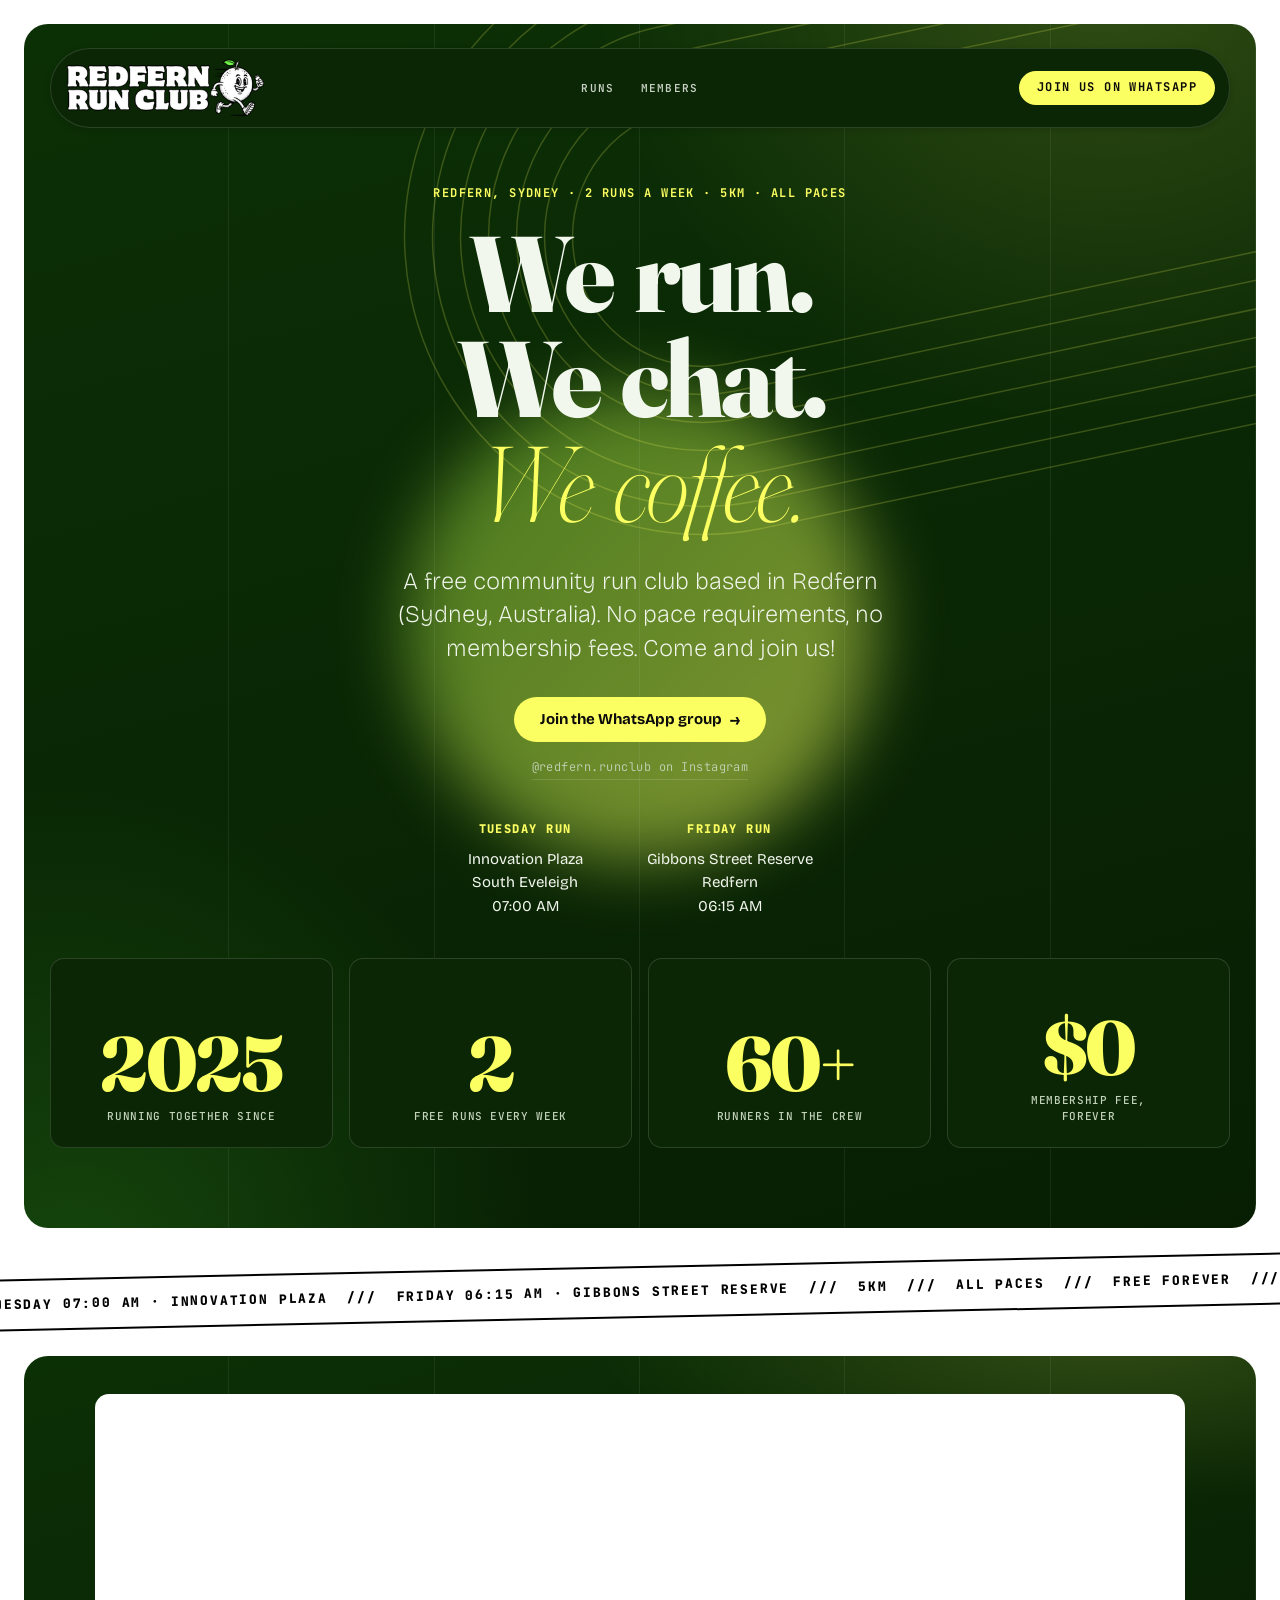
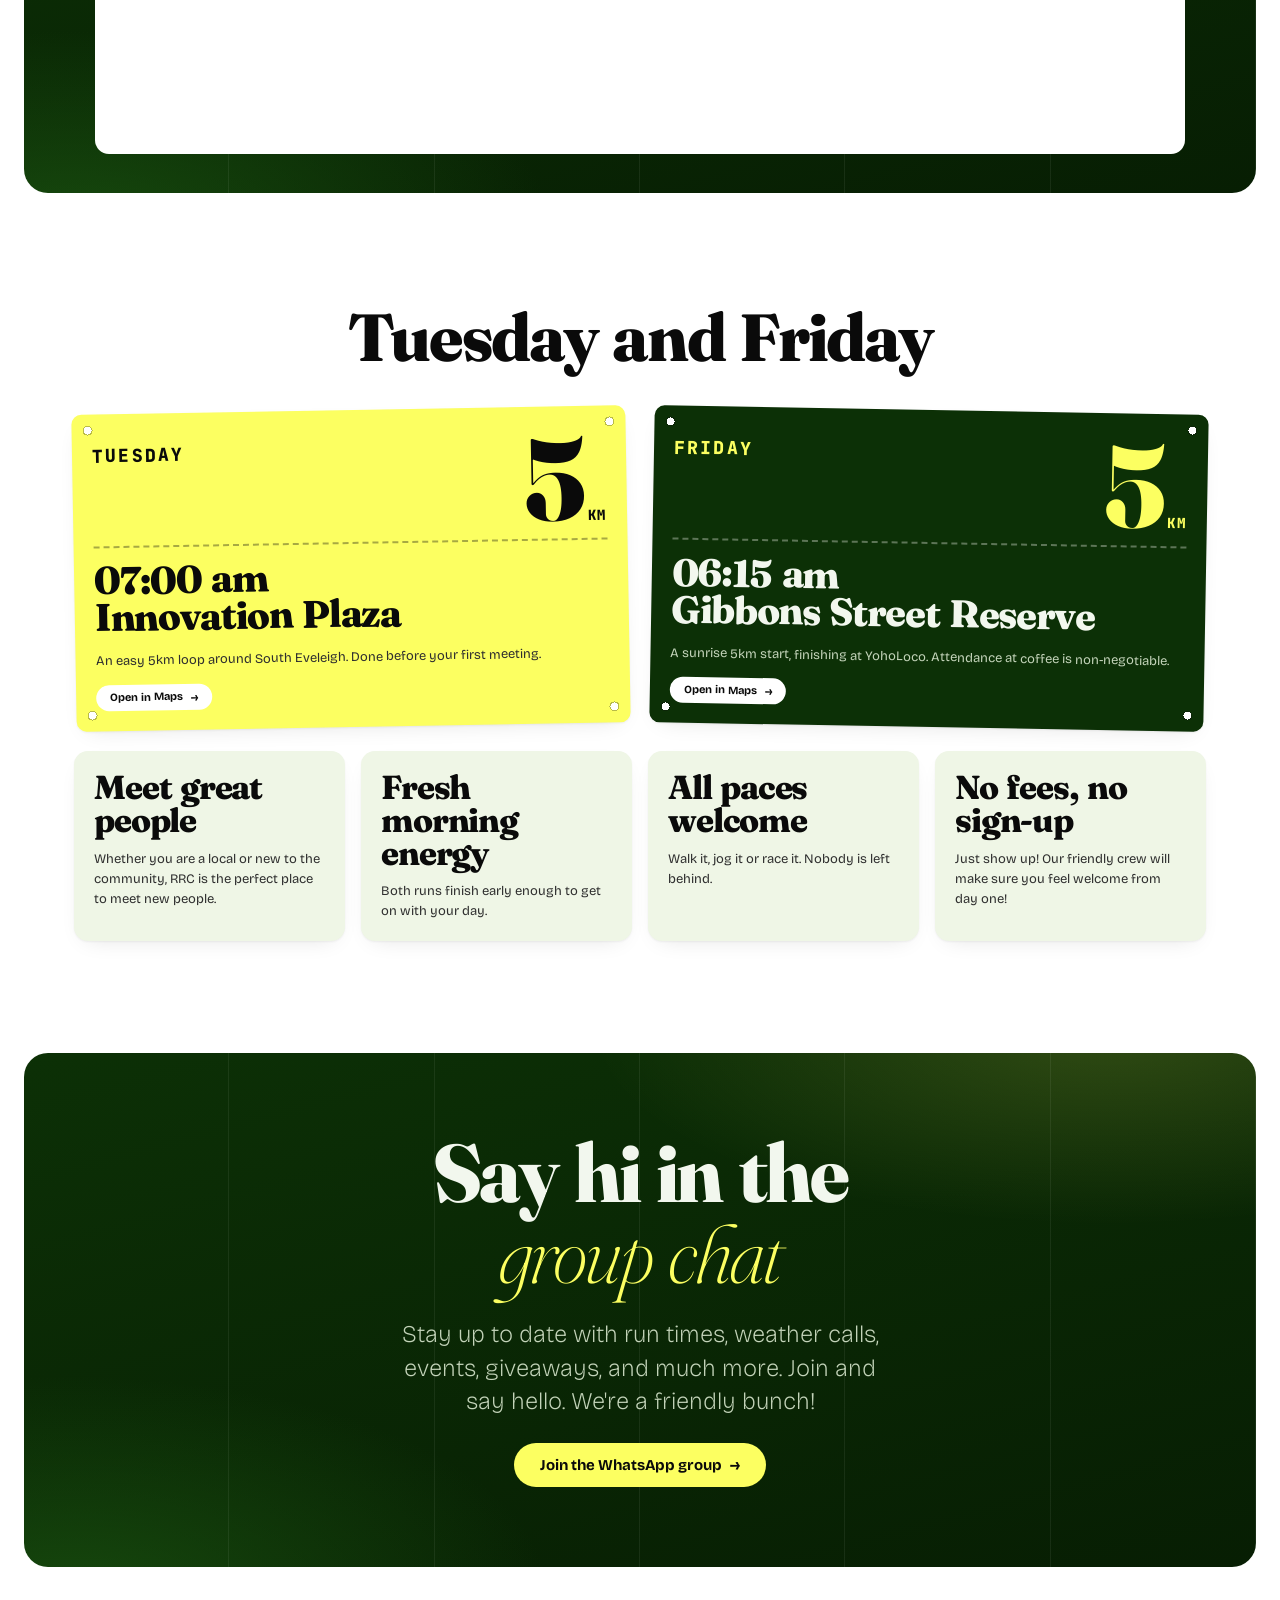
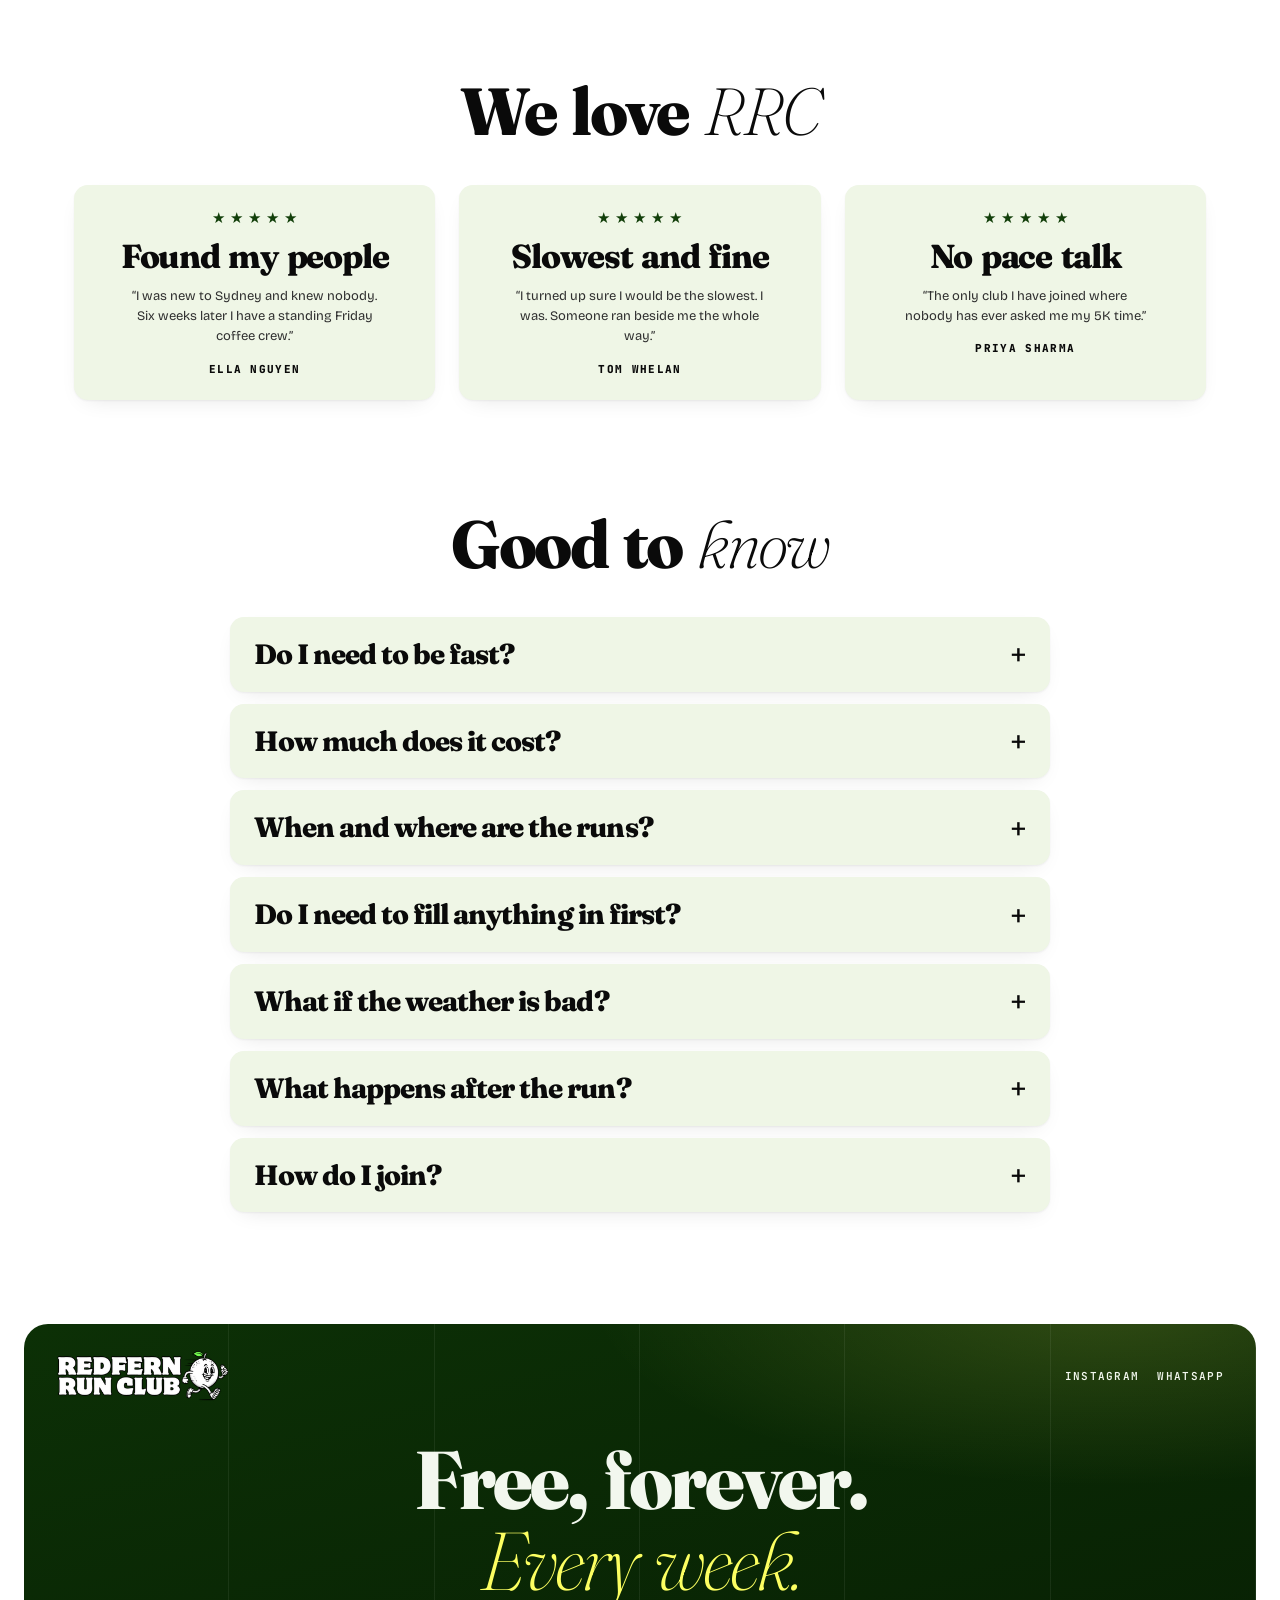
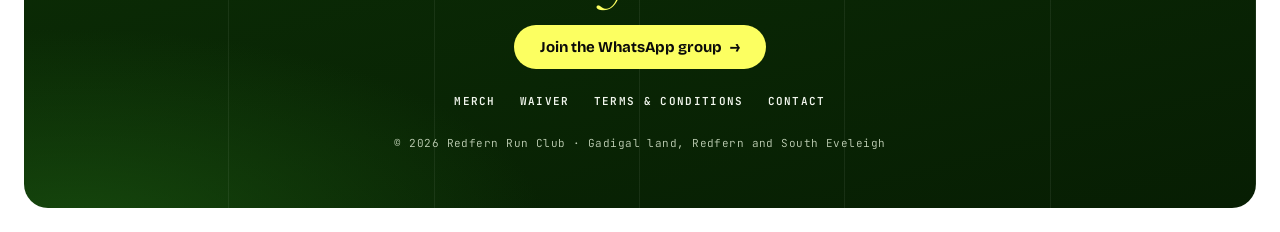
<file: index.html>
<!DOCTYPE html>
<html lang="en">
<head>
<meta charset="UTF-8">
<meta name="viewport" content="width=device-width, initial-scale=1.0">
<title>Redfern Run Club</title>
<meta name="description" content="A free community run club in Redfern & South Eveleigh, Sydney. Tuesdays and Fridays — easy pace, good chat, coffee after.">
<link rel="preconnect" href="https://fonts.googleapis.com">
<link rel="preconnect" href="https://fonts.gstatic.com" crossorigin>
<link href="https://fonts.googleapis.com/css2?family=Bricolage+Grotesque:opsz,wght@12..96,200..800&family=Fraunces:ital,opsz,wght@0,9..144,200..900;1,9..144,200..900&family=JetBrains+Mono:wght@400..800&display=swap" rel="stylesheet">
<link rel="stylesheet" href="styles.css?v=20261034">
<!-- Elfsight Instagram Feed | Untitled Instagram Feed -->
<script src="https://elfsightcdn.com/platform.js" async></script>
</head>
<body>

<div class="page-shell">

  <section class="frame-dark hero-frame" id="top">
    <div class="grid-lines" aria-hidden="true"></div>
    <svg class="track-art" viewBox="0 0 1200 600" aria-hidden="true">
      <rect x="2" y="2" width="1196" height="596" rx="298"/>
      <rect x="30" y="30" width="1140" height="540" rx="270"/>
      <rect x="58" y="58" width="1084" height="484" rx="242"/>
      <rect x="86" y="86" width="1028" height="428" rx="214"/>
      <rect x="114" y="114" width="972" height="372" rx="186"/>
      <rect x="142" y="142" width="916" height="316" rx="158"/>
      <rect x="170" y="170" width="860" height="260" rx="130"/>
    </svg>
    <div class="container">
      <div class="navbar reveal">
        <a href="/" class="navbar-logo">
          <img src="assets/logo-wordmark.png" alt="Redfern Run Club" width="305" height="91">
        </a>
        <ul class="navbar-links">
          <li><a href="#runs">Runs</a></li>
          <li><a href="#members">Members</a></li>
          <li hidden><a href="merch.html">Merch</a></li>
        </ul>
        <a class="btn btn-acid btn-uppercase navbar-cta" href="https://chat.whatsapp.com/GxBfN8hElySGo5RtBEkHQK?mode=gi_t" target="_blank" rel="noopener"><span class="cta-full">Join us on WhatsApp</span><span class="cta-short">Join WhatsApp</span></a>
      </div>

      <p class="eyebrow reveal d1">Redfern, Sydney &middot; 2 runs a week &middot; 5km &middot; all paces</p>
      <h1 class="reveal d2">We run.<br>We chat.<br><em>We coffee.</em></h1>
      <p class="lede reveal d3">A free community run club based in Redfern (Sydney, Australia). No pace requirements, no membership fees. Come and join us!</p>

      <div class="hero-actions reveal d4">
        <a class="btn btn-acid btn-lg btn-arrow" href="https://chat.whatsapp.com/GxBfN8hElySGo5RtBEkHQK?mode=gi_t" target="_blank" rel="noopener">Join the WhatsApp group</a>
        <a class="ig-link" href="https://www.instagram.com/redfern.runclub" target="_blank" rel="noopener">@redfern.runclub on Instagram</a>
      </div>

      <div class="hero-facts reveal d5">
        <div>
          <div class="fact-label">Tuesday run</div>
          <div class="fact-lines">
            <div>Innovation Plaza</div>
            <div>South Eveleigh</div>
            <div>07:00 AM</div>
          </div>
        </div>
        <div>
          <div class="fact-label">Friday run</div>
          <div class="fact-lines">
            <div>Gibbons Street Reserve</div>
            <div>Redfern</div>
            <div>06:15 AM</div>
          </div>
        </div>
      </div>

      <div class="hero-stats reveal d6">
        <div class="stat-card">
          <div class="stat-value stat-number" data-count="2025">0</div>
          <div class="stat-caption">Running together since</div>
        </div>
        <div class="stat-card">
          <div class="stat-value stat-number" data-count="2">0</div>
          <div class="stat-caption">Free runs every week</div>
        </div>
        <div class="stat-card">
          <div class="stat-value stat-number" data-count="60" data-suffix="+">0</div>
          <div class="stat-caption">Runners in the crew</div>
        </div>
        <div class="stat-card">
          <div class="stat-value">$0</div>
          <div class="stat-caption">Membership fee, forever</div>
        </div>
      </div>
    </div>
  </section>

  <div class="tape" aria-hidden="true">
    <div class="tape-track">
      <span>Tuesday 07:00 am &middot; Innovation Plaza &nbsp;///&nbsp; Friday 06:15 am &middot; Gibbons Street Reserve &nbsp;///&nbsp; 5km &nbsp;///&nbsp; All paces &nbsp;///&nbsp; Free forever &nbsp;///&nbsp; Coffee after &nbsp;///&nbsp;</span>
      <span>Tuesday 07:00 am &middot; Innovation Plaza &nbsp;///&nbsp; Friday 06:15 am &middot; Gibbons Street Reserve &nbsp;///&nbsp; 5km &nbsp;///&nbsp; All paces &nbsp;///&nbsp; Free forever &nbsp;///&nbsp; Coffee after &nbsp;///&nbsp;</span>
    </div>
  </div>

  <section class="frame-dark feed-frame">
    <div class="grid-lines" aria-hidden="true"></div>
    <div class="ig-embed">
      <div class="elfsight-app-a6fd9c30-1331-427b-a612-455271952f54" data-elfsight-app-lazy></div>
    </div>
  </section>

  <section class="container section-pad" id="runs">
    <div class="section-header">
      <h2>Tuesday and Friday</h2>
    </div>

    <div class="program-grid">
      <article class="program-card program-card--acid">
        <div class="bib-head">
          <div class="program-card-badge" aria-hidden="true">Tuesday</div>
          <div class="bib-number" role="img" aria-label="5 kilometres">5<span>km</span></div>
        </div>
        <h3>07:00 am<br>Innovation Plaza</h3>
        <p>An easy 5km loop around South Eveleigh. Done before your first meeting.</p>
        <div><a class="btn btn-light btn-sm btn-arrow" href="https://www.google.com/maps/search/?api=1&query=Innovation+Plaza+South+Eveleigh+Sydney" target="_blank" rel="noopener">Open in Maps</a></div>
      </article>
      <article class="program-card program-card--forest">
        <div class="bib-head">
          <div class="program-card-badge" aria-hidden="true">Friday</div>
          <div class="bib-number" role="img" aria-label="5 kilometres">5<span>km</span></div>
        </div>
        <h3>06:15 am<br>Gibbons Street Reserve</h3>
        <p>A sunrise 5km start, finishing at YohoLoco. Attendance at coffee is non-negotiable.</p>
        <div><a class="btn btn-light btn-sm btn-arrow" href="https://www.google.com/maps/search/?api=1&query=Gibbons+Street+Reserve+Redfern+Sydney" target="_blank" rel="noopener">Open in Maps</a></div>
      </article>
    </div>

    <div class="perk-grid reveal d2">
      <div class="perk-card">
        <h3>Meet great people</h3>
        <p>Whether you are a local or new to the community, RRC is the perfect place to meet new people.</p>
      </div>
      <div class="perk-card">
        <h3>Fresh morning energy</h3>
        <p>Both runs finish early enough to get on with your day.</p>
      </div>
      <div class="perk-card">
        <h3>All paces welcome</h3>
        <p>Walk it, jog it or race it. Nobody is left behind.</p>
      </div>
      <div class="perk-card">
        <h3>No fees, no sign-up</h3>
        <p>Just show up! Our friendly crew will make sure you feel welcome from day one!</p>
      </div>
    </div>
  </section>

  <section class="frame-dark cta-frame">
    <div class="grid-lines" aria-hidden="true"></div>
    <div class="inner reveal">
      <h2>Say hi in the<br><em>group chat</em></h2>
      <p>Stay up to date with run times, weather calls, events, giveaways, and much more. Join and say hello. We're a friendly bunch!</p>
      <a class="btn btn-acid btn-lg btn-arrow" href="https://chat.whatsapp.com/GxBfN8hElySGo5RtBEkHQK?mode=gi_t" target="_blank" rel="noopener">Join the WhatsApp group</a>
    </div>
  </section>

  <section class="container section-pad" id="members">
    <div class="section-header">
      <h2>We love <em>RRC</em></h2>
    </div>

    <div class="testimonial-grid">
      <article class="testimonial-card">
        <div class="star-rating" aria-label="5 out of 5"><span>&#9733;</span><span>&#9733;</span><span>&#9733;</span><span>&#9733;</span><span>&#9733;</span></div>
        <h3>Found my people</h3>
        <p>&ldquo;I was new to Sydney and knew nobody. Six weeks later I have a standing Friday coffee crew.&rdquo;</p>
        <div class="testimonial-name">Ella Nguyen</div>
      </article>
      <article class="testimonial-card">
        <div class="star-rating" aria-label="5 out of 5"><span>&#9733;</span><span>&#9733;</span><span>&#9733;</span><span>&#9733;</span><span>&#9733;</span></div>
        <h3>Slowest and fine</h3>
        <p>&ldquo;I turned up sure I would be the slowest. I was. Someone ran beside me the whole way.&rdquo;</p>
        <div class="testimonial-name">Tom Whelan</div>
      </article>
      <article class="testimonial-card">
        <div class="star-rating" aria-label="5 out of 5"><span>&#9733;</span><span>&#9733;</span><span>&#9733;</span><span>&#9733;</span><span>&#9733;</span></div>
        <h3>No pace talk</h3>
        <p>&ldquo;The only club I have joined where nobody has ever asked me my 5K time.&rdquo;</p>
        <div class="testimonial-name">Priya Sharma</div>
      </article>
    </div>
  </section>

  <section class="container section-pad-bottom" id="faq">
    <div class="section-header">
      <h2>Good to <em>know</em></h2>
    </div>

    <div class="faq-list">
      <details class="faq-item">
        <summary>Do I need to be fast?</summary>
        <p>Not at all. There are no pace requirements. Walk it, jog it or race it. Nobody is left behind.</p>
      </details>
      <details class="faq-item">
        <summary>How much does it cost?</summary>
        <p>Nothing. Both runs are free, there are no membership fees and there is no sign-up.</p>
      </details>
      <details class="faq-item">
        <summary>When and where are the runs?</summary>
        <p>Tuesdays at 07:00 am from Innovation Plaza in South Eveleigh, and Fridays at 06:15 am from Gibbons Street Reserve in Redfern. Both runs are 5km.</p>
      </details>
      <details class="faq-item">
        <summary>Do I need to fill anything in first?</summary>
        <p>Just one short <a href="waiver.html">waiver</a>, once, before your first run. It takes about a minute.</p>
      </details>
      <details class="faq-item">
        <summary>What if the weather is bad?</summary>
        <p>Weather calls are posted in the <a href="https://chat.whatsapp.com/GxBfN8hElySGo5RtBEkHQK?mode=gi_t" target="_blank" rel="noopener">WhatsApp group</a>, along with run times and event updates.</p>
      </details>
      <details class="faq-item">
        <summary>What happens after the run?</summary>
        <p>Coffee. The Friday run finishes at YohoLoco, and everyone is welcome to stay for a chat.</p>
      </details>
      <details class="faq-item">
        <summary>How do I join?</summary>
        <p>Join the <a href="https://chat.whatsapp.com/GxBfN8hElySGo5RtBEkHQK?mode=gi_t" target="_blank" rel="noopener">WhatsApp group</a>, say hello, then turn up on a Tuesday or Friday.</p>
      </details>
    </div>
  </section>

  <section class="container section-pad-bottom" hidden>
    <div class="merch-teaser">
      <div class="merch-teaser-copy">
        <h2>Get the<br><em>merch</em></h2>
        <p>Tees, hoodies, running tops and hats.</p>
        <a class="btn btn-ink btn-sm btn-arrow" href="merch.html">See the merch</a>
      </div>
      <div class="merch-teaser-tiles">
        <div class="merch-tile tone-paper">
          <img src="assets/merch/tee-1.png" alt="Redfern Run Club Classic Tee">
          <span>Club tee</span>
        </div>
        <div class="merch-tile tone-forest">Hoodie</div>
      </div>
    </div>
  </section>

  <footer class="frame-dark site-footer">
    <div class="grid-lines" aria-hidden="true"></div>
    <div class="footer-top">
      <a href="/" class="navbar-logo">
        <img src="assets/logo-wordmark.png" alt="Redfern Run Club" width="305" height="91">
      </a>
      <div class="footer-socials">
        <a href="https://www.instagram.com/redfern.runclub" target="_blank" rel="noopener">Instagram</a>
        <a href="https://chat.whatsapp.com/GxBfN8hElySGo5RtBEkHQK?mode=gi_t" target="_blank" rel="noopener">WhatsApp</a>
      </div>
    </div>
    <div class="footer-body">
      <h2>Free, forever.<br><em>Every week.</em></h2>
      <a class="btn btn-acid btn-lg btn-arrow" href="https://chat.whatsapp.com/GxBfN8hElySGo5RtBEkHQK?mode=gi_t" target="_blank" rel="noopener">Join the WhatsApp group</a>
      <nav class="footer-nav">
        <a href="merch.html">Merch</a>
        <a href="waiver.html">Waiver</a>
        <a href="terms-conditions.html">Terms &amp; Conditions</a>
        <a href="mailto:hello@redfern-run.club?subject=Redfern%20Run%20Club">Contact</a>
      </nav>
      <div class="footer-copy">&copy; 2026 Redfern Run Club &middot; Gadigal land, Redfern and South Eveleigh</div>
    </div>
  </footer>

</div>

<script src="script.js?v=20261034" defer></script>
</body>
</html>
</file>
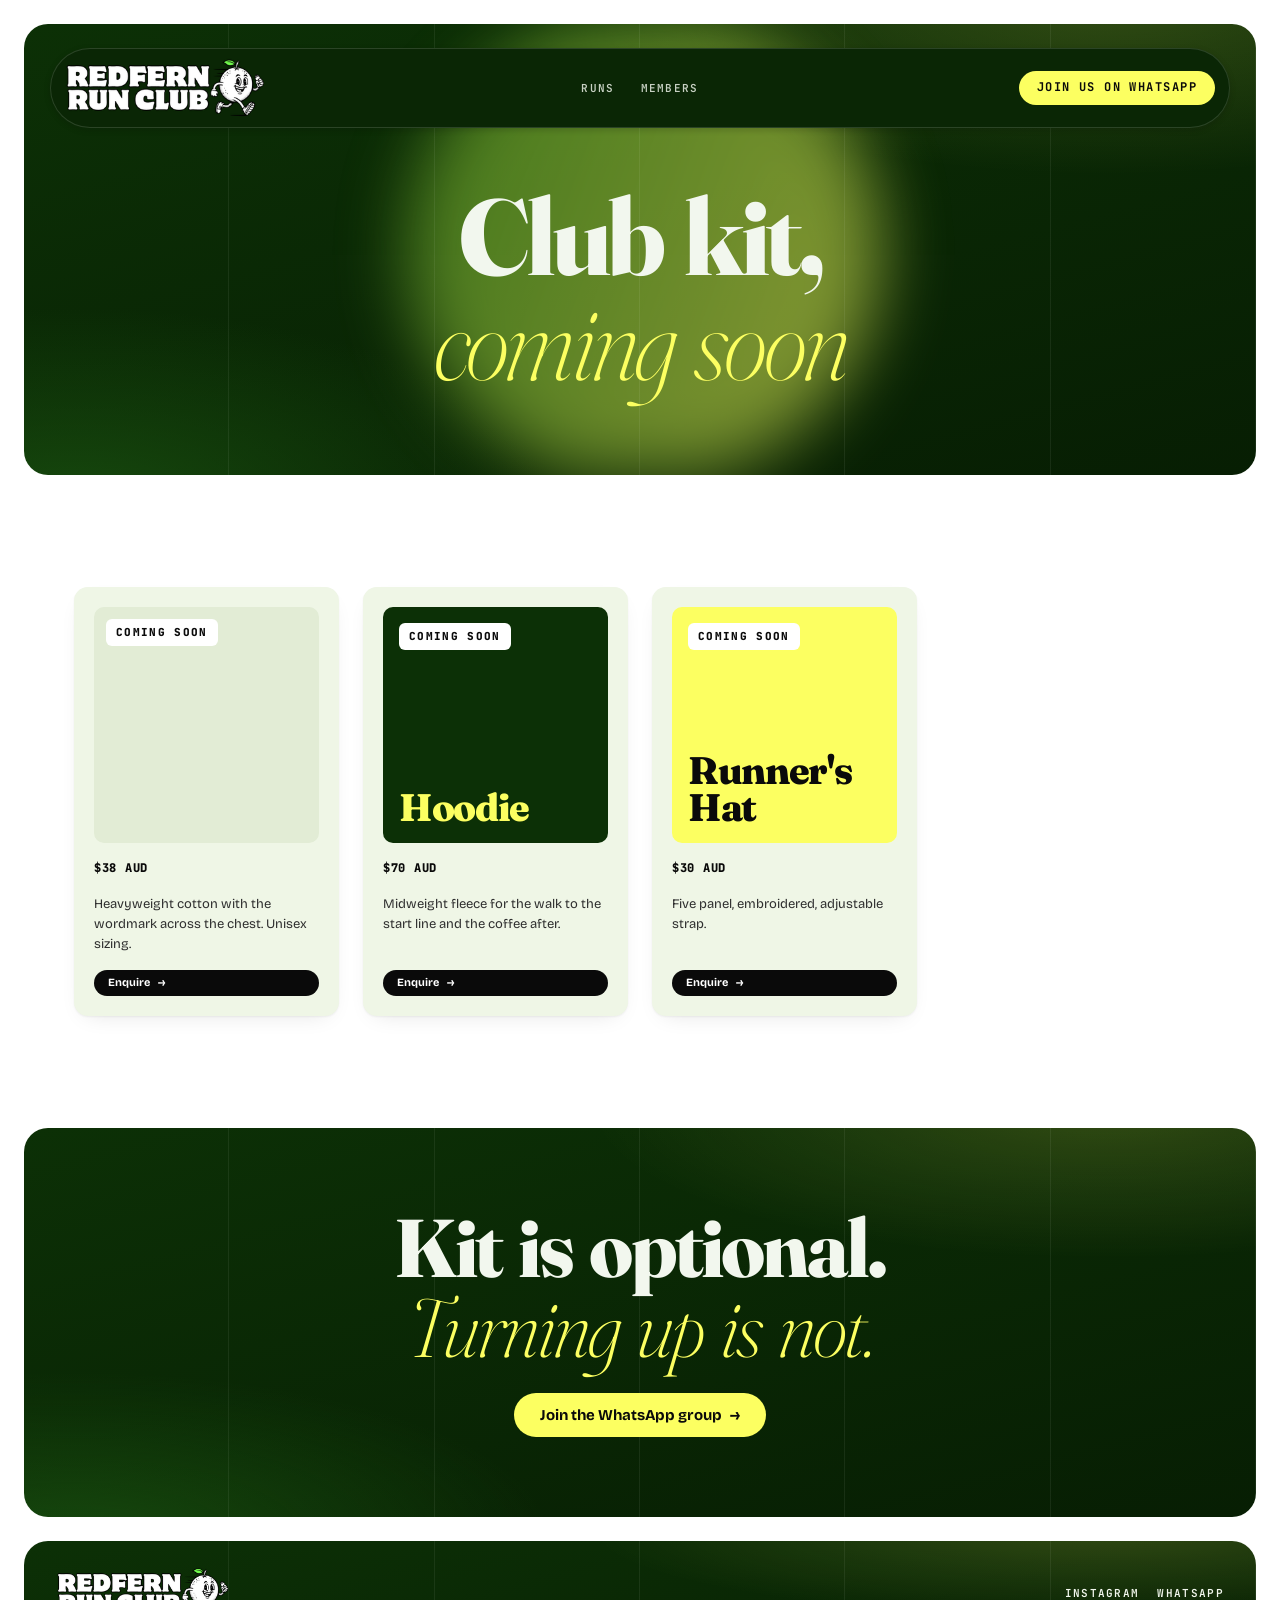
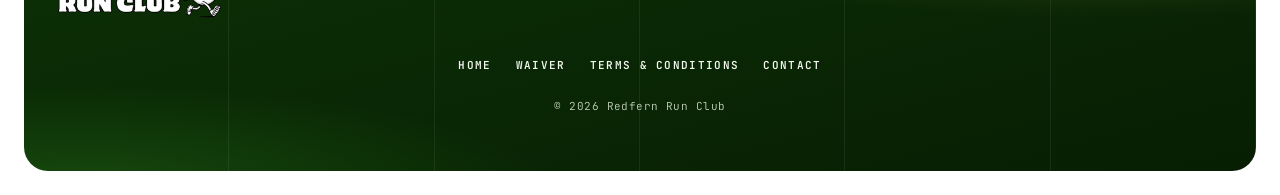
<file: merch.html>
<!DOCTYPE html>
<html lang="en">
<head>
<meta charset="UTF-8">
<meta name="viewport" content="width=device-width, initial-scale=1.0">
<title>Merch — Redfern Run Club</title>
<meta name="description" content="Redfern Run Club gear — tees, hoodies, caps and more. Online ordering coming soon.">
<link rel="preconnect" href="https://fonts.googleapis.com">
<link rel="preconnect" href="https://fonts.gstatic.com" crossorigin>
<link href="https://fonts.googleapis.com/css2?family=Bricolage+Grotesque:opsz,wght@12..96,200..800&family=Fraunces:ital,opsz,wght@0,9..144,200..900;1,9..144,200..900&family=JetBrains+Mono:wght@400..800&display=swap" rel="stylesheet">
<link rel="stylesheet" href="styles.css?v=20261034">
</head>
<body>

<div class="page-shell">

  <section class="frame-dark hero-frame">
    <div class="grid-lines" aria-hidden="true"></div>
    <div class="container">
      <div class="navbar reveal">
        <a href="index.html" class="navbar-logo">
          <img src="assets/logo-wordmark.png" alt="Redfern Run Club" width="305" height="91">
        </a>
        <ul class="navbar-links">
          <li><a href="index.html#runs">Runs</a></li>
          <li><a href="index.html#members">Members</a></li>
          <li hidden><a href="merch.html">Merch</a></li>
        </ul>
        <a class="btn btn-acid btn-uppercase navbar-cta" href="https://chat.whatsapp.com/GxBfN8hElySGo5RtBEkHQK?mode=gi_t" target="_blank" rel="noopener"><span class="cta-full">Join us on WhatsApp</span><span class="cta-short">Join WhatsApp</span></a>
      </div>

      <h1 class="reveal d1">Club kit,<br><em>coming soon</em></h1>
    </div>
  </section>

  <section class="container section-pad">
    <div class="product-grid">

      <article class="product-card">
        <div class="product-media tee-carousel">
          <span class="product-tag">Coming soon</span>
          <img src="assets/merch/tee-1.png" alt="Redfern Run Club Classic Tee worn by two people laughing">
          <img src="assets/merch/tee-2.png" alt="Redfern Run Club Classic Tee folded flat">
          <img src="assets/merch/tee-3.png" alt="Redfern Run Club Classic Tee back print">
          <img src="assets/merch/tee-4.png" alt="Redfern Run Club Classic Tee back print worn by two people">
        </div>
        <p class="product-price">$38 AUD</p>
        <p class="product-desc">Heavyweight cotton with the wordmark across the chest. Unisex sizing.</p>
        <a class="btn btn-ink btn-sm btn-arrow" href="mailto:hello@redfern-run.club?subject=Merch%20enquiry%20—%20Classic%20Tee">Enquire</a>
      </article>

      <article class="product-card">
        <div class="product-media tone-forest">
          <span class="product-tag">Coming soon</span>
          <span class="product-name">Hoodie</span>
        </div>
        <p class="product-price">$70 AUD</p>
        <p class="product-desc">Midweight fleece for the walk to the start line and the coffee after.</p>
        <a class="btn btn-ink btn-sm btn-arrow" href="mailto:hello@redfern-run.club?subject=Merch%20enquiry%20—%20Hoodie">Enquire</a>
      </article>

      <article class="product-card">
        <div class="product-media tone-acid">
          <span class="product-tag">Coming soon</span>
          <span class="product-name">Runner's Hat</span>
        </div>
        <p class="product-price">$30 AUD</p>
        <p class="product-desc">Five panel, embroidered, adjustable strap.</p>
        <a class="btn btn-ink btn-sm btn-arrow" href="mailto:hello@redfern-run.club?subject=Merch%20enquiry%20—%20Runner's%20Hat">Enquire</a>
      </article>

    </div>
  </section>

  <section class="frame-dark cta-frame">
    <div class="grid-lines" aria-hidden="true"></div>
    <div class="inner reveal">
      <h2>Kit is optional.<br><em>Turning up is not.</em></h2>
      <a class="btn btn-acid btn-lg btn-arrow" href="https://chat.whatsapp.com/GxBfN8hElySGo5RtBEkHQK?mode=gi_t" target="_blank" rel="noopener">Join the WhatsApp group</a>
    </div>
  </section>

  <footer class="frame-dark site-footer">
    <div class="grid-lines" aria-hidden="true"></div>
    <div class="footer-top">
      <a href="index.html" class="navbar-logo">
        <img src="assets/logo-wordmark.png" alt="Redfern Run Club" width="305" height="91">
      </a>
      <div class="footer-socials">
        <a href="https://www.instagram.com/redfern.runclub" target="_blank" rel="noopener">Instagram</a>
        <a href="https://chat.whatsapp.com/GxBfN8hElySGo5RtBEkHQK?mode=gi_t" target="_blank" rel="noopener">WhatsApp</a>
      </div>
    </div>
    <div class="footer-body">
      <nav class="footer-nav">
        <a href="index.html">Home</a>
        <a href="waiver.html">Waiver</a>
        <a href="terms-conditions.html">Terms &amp; Conditions</a>
        <a href="mailto:hello@redfern-run.club?subject=Redfern%20Run%20Club">Contact</a>
      </nav>
      <div class="footer-copy">&copy; 2026 Redfern Run Club</div>
    </div>
  </footer>

</div>

<script src="script.js?v=20261034" defer></script>
</body>
</html>
</file>
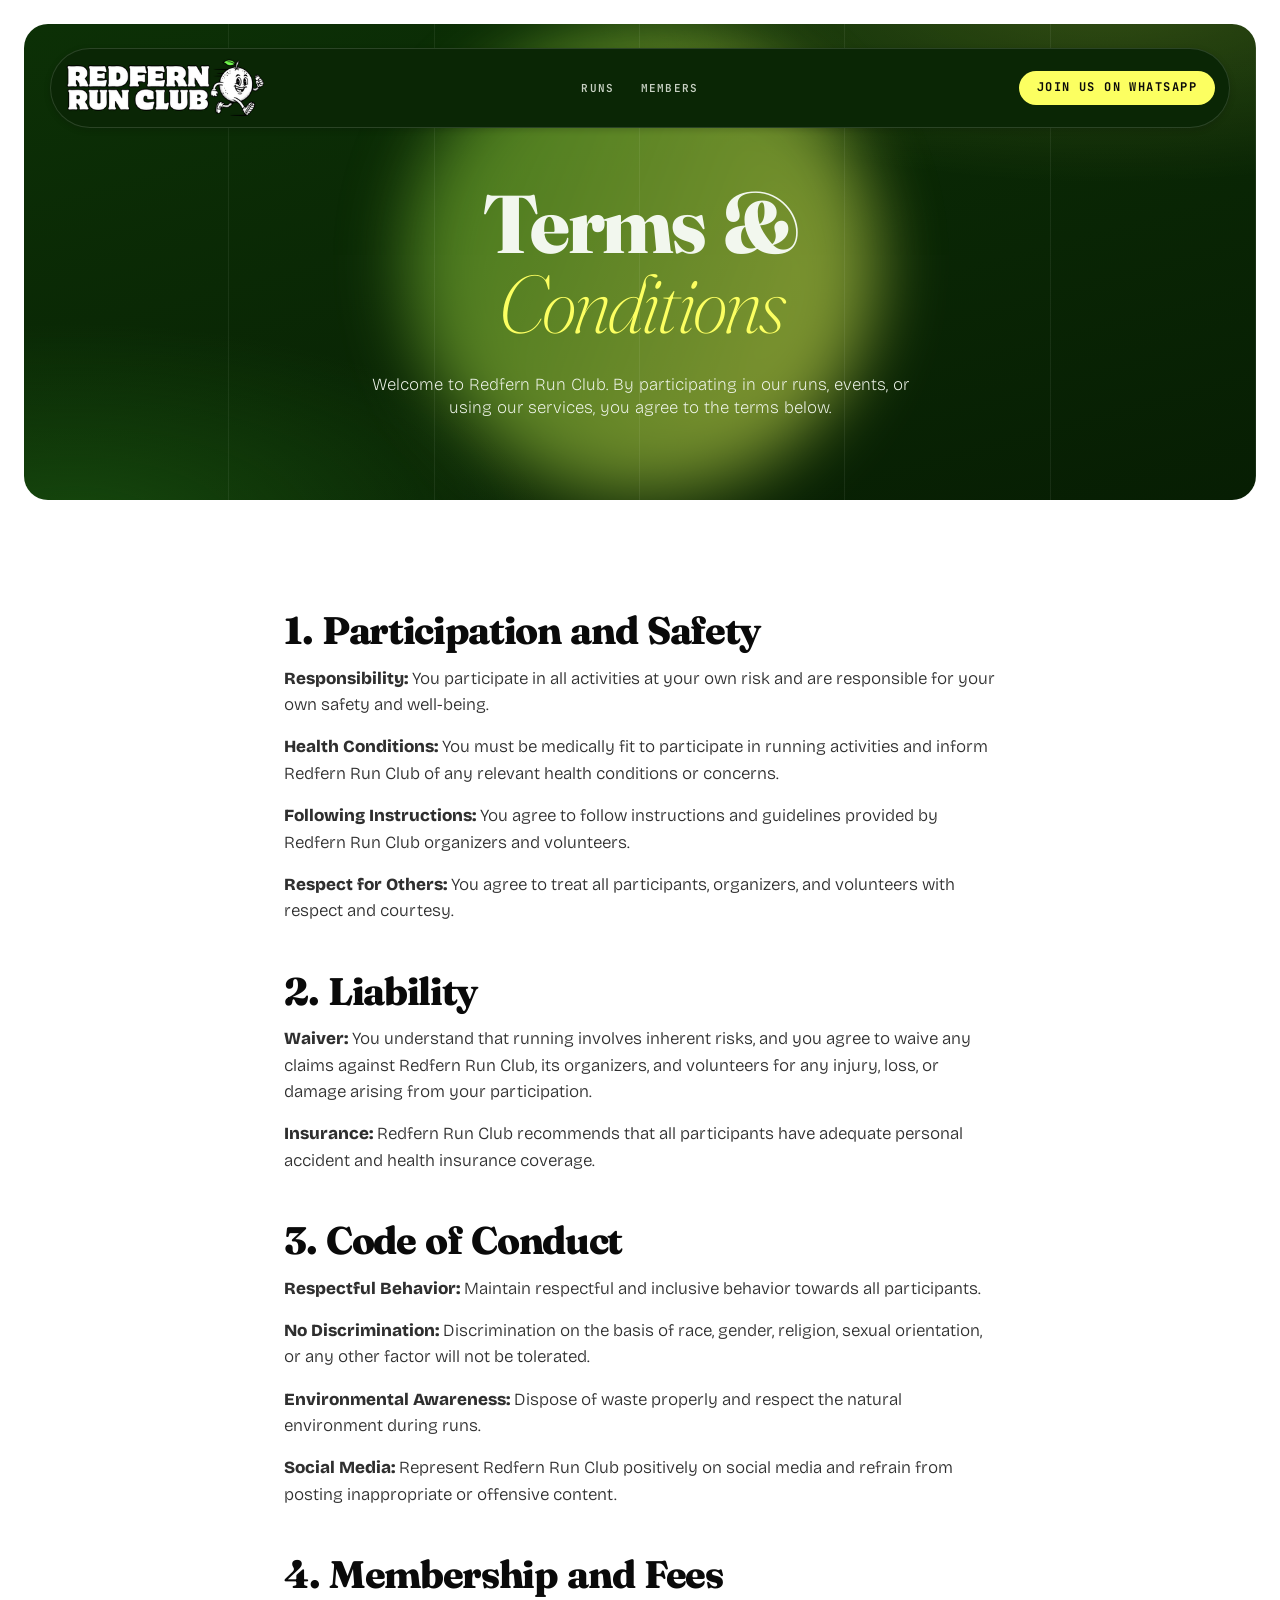
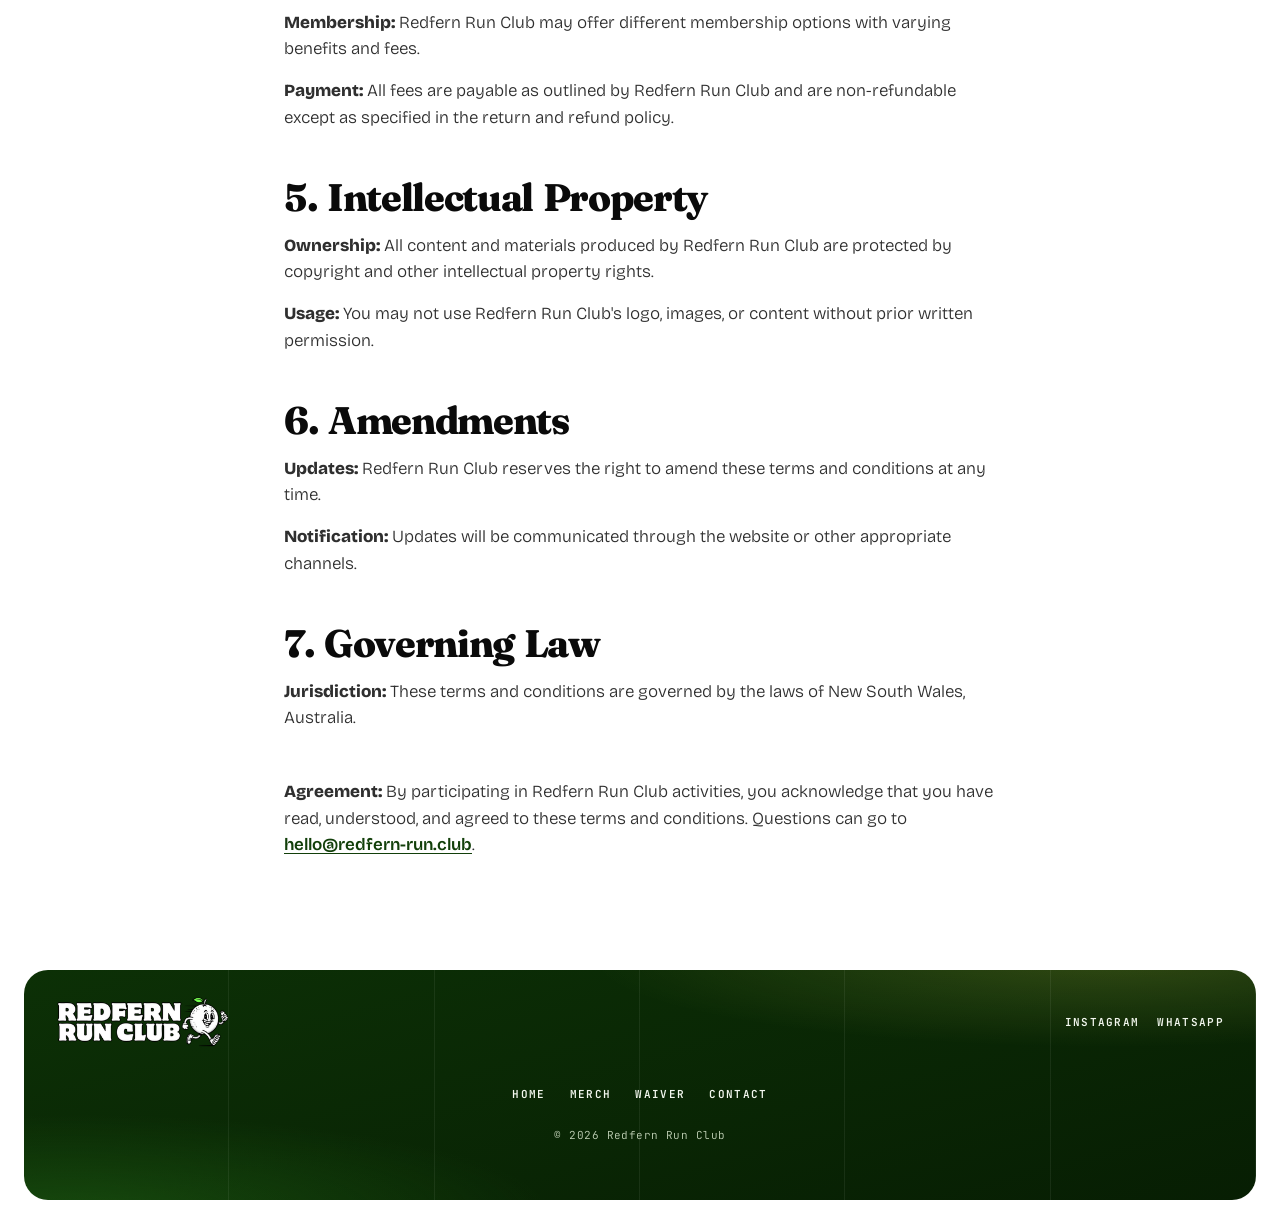
<file: terms-conditions.html>
<!DOCTYPE html>
<html lang="en">
<head>
<meta charset="UTF-8">
<meta name="viewport" content="width=device-width, initial-scale=1.0">
<title>Terms &amp; Conditions — Redfern Run Club</title>
<link rel="preconnect" href="https://fonts.googleapis.com">
<link rel="preconnect" href="https://fonts.gstatic.com" crossorigin>
<link href="https://fonts.googleapis.com/css2?family=Bricolage+Grotesque:opsz,wght@12..96,200..800&family=Fraunces:ital,opsz,wght@0,9..144,200..900;1,9..144,200..900&family=JetBrains+Mono:wght@400..800&display=swap" rel="stylesheet">
<link rel="stylesheet" href="styles.css?v=20261034">
</head>
<body>

<div class="page-shell">

  <section class="frame-dark hero-frame legal-hero">
    <div class="grid-lines" aria-hidden="true"></div>
    <div class="container">
      <div class="navbar reveal">
        <a href="index.html" class="navbar-logo">
          <img src="assets/logo-wordmark.png" alt="Redfern Run Club" width="305" height="91">
        </a>
        <ul class="navbar-links">
          <li><a href="index.html#runs">Runs</a></li>
          <li><a href="index.html#members">Members</a></li>
          <li hidden><a href="merch.html">Merch</a></li>
        </ul>
        <a class="btn btn-acid btn-uppercase navbar-cta" href="https://chat.whatsapp.com/GxBfN8hElySGo5RtBEkHQK?mode=gi_t" target="_blank" rel="noopener"><span class="cta-full">Join us on WhatsApp</span><span class="cta-short">Join WhatsApp</span></a>
      </div>

      <h1 class="reveal d1">Terms &amp;<br><em>Conditions</em></h1>
      <p class="lede reveal d2">Welcome to Redfern Run Club. By participating in our runs, events, or using our services, you agree to the terms below.</p>
    </div>
  </section>

  <section class="legal-body">
    <div class="legal-clause reveal">
      <h2>1. Participation and Safety</h2>
      <p><strong>Responsibility:</strong> You participate in all activities at your own risk and are responsible for your own safety and well-being.</p>
      <p><strong>Health Conditions:</strong> You must be medically fit to participate in running activities and inform Redfern Run Club of any relevant health conditions or concerns.</p>
      <p><strong>Following Instructions:</strong> You agree to follow instructions and guidelines provided by Redfern Run Club organizers and volunteers.</p>
      <p><strong>Respect for Others:</strong> You agree to treat all participants, organizers, and volunteers with respect and courtesy.</p>
    </div>

    <div class="legal-clause reveal">
      <h2>2. Liability</h2>
      <p><strong>Waiver:</strong> You understand that running involves inherent risks, and you agree to waive any claims against Redfern Run Club, its organizers, and volunteers for any injury, loss, or damage arising from your participation.</p>
      <p><strong>Insurance:</strong> Redfern Run Club recommends that all participants have adequate personal accident and health insurance coverage.</p>
    </div>

    <div class="legal-clause reveal">
      <h2>3. Code of Conduct</h2>
      <p><strong>Respectful Behavior:</strong> Maintain respectful and inclusive behavior towards all participants.</p>
      <p><strong>No Discrimination:</strong> Discrimination on the basis of race, gender, religion, sexual orientation, or any other factor will not be tolerated.</p>
      <p><strong>Environmental Awareness:</strong> Dispose of waste properly and respect the natural environment during runs.</p>
      <p><strong>Social Media:</strong> Represent Redfern Run Club positively on social media and refrain from posting inappropriate or offensive content.</p>
    </div>

    <div class="legal-clause reveal">
      <h2>4. Membership and Fees</h2>
      <p><strong>Membership:</strong> Redfern Run Club may offer different membership options with varying benefits and fees.</p>
      <p><strong>Payment:</strong> All fees are payable as outlined by Redfern Run Club and are non-refundable except as specified in the return and refund policy.</p>
    </div>

    <div class="legal-clause reveal">
      <h2>5. Intellectual Property</h2>
      <p><strong>Ownership:</strong> All content and materials produced by Redfern Run Club are protected by copyright and other intellectual property rights.</p>
      <p><strong>Usage:</strong> You may not use Redfern Run Club's logo, images, or content without prior written permission.</p>
    </div>

    <div class="legal-clause reveal">
      <h2>6. Amendments</h2>
      <p><strong>Updates:</strong> Redfern Run Club reserves the right to amend these terms and conditions at any time.</p>
      <p><strong>Notification:</strong> Updates will be communicated through the website or other appropriate channels.</p>
    </div>

    <div class="legal-clause reveal">
      <h2>7. Governing Law</h2>
      <p><strong>Jurisdiction:</strong> These terms and conditions are governed by the laws of New South Wales, Australia.</p>
    </div>

    <p class="reveal"><strong>Agreement:</strong> By participating in Redfern Run Club activities, you acknowledge that you have read, understood, and agreed to these terms and conditions. Questions can go to <a href="mailto:hello@redfern-run.club">hello@redfern-run.club</a>.</p>
  </section>

  <footer class="frame-dark site-footer">
    <div class="grid-lines" aria-hidden="true"></div>
    <div class="footer-top">
      <a href="index.html" class="navbar-logo">
        <img src="assets/logo-wordmark.png" alt="Redfern Run Club" width="305" height="91">
      </a>
      <div class="footer-socials">
        <a href="https://www.instagram.com/redfern.runclub" target="_blank" rel="noopener">Instagram</a>
        <a href="https://chat.whatsapp.com/GxBfN8hElySGo5RtBEkHQK?mode=gi_t" target="_blank" rel="noopener">WhatsApp</a>
      </div>
    </div>
    <div class="footer-body">
      <nav class="footer-nav">
        <a href="index.html">Home</a>
        <a href="merch.html">Merch</a>
        <a href="waiver.html">Waiver</a>
        <a href="mailto:hello@redfern-run.club?subject=Redfern%20Run%20Club">Contact</a>
      </nav>
      <div class="footer-copy">&copy; 2026 Redfern Run Club</div>
    </div>
  </footer>

</div>

<script src="script.js?v=20261034" defer></script>
</body>
</html>
</file>
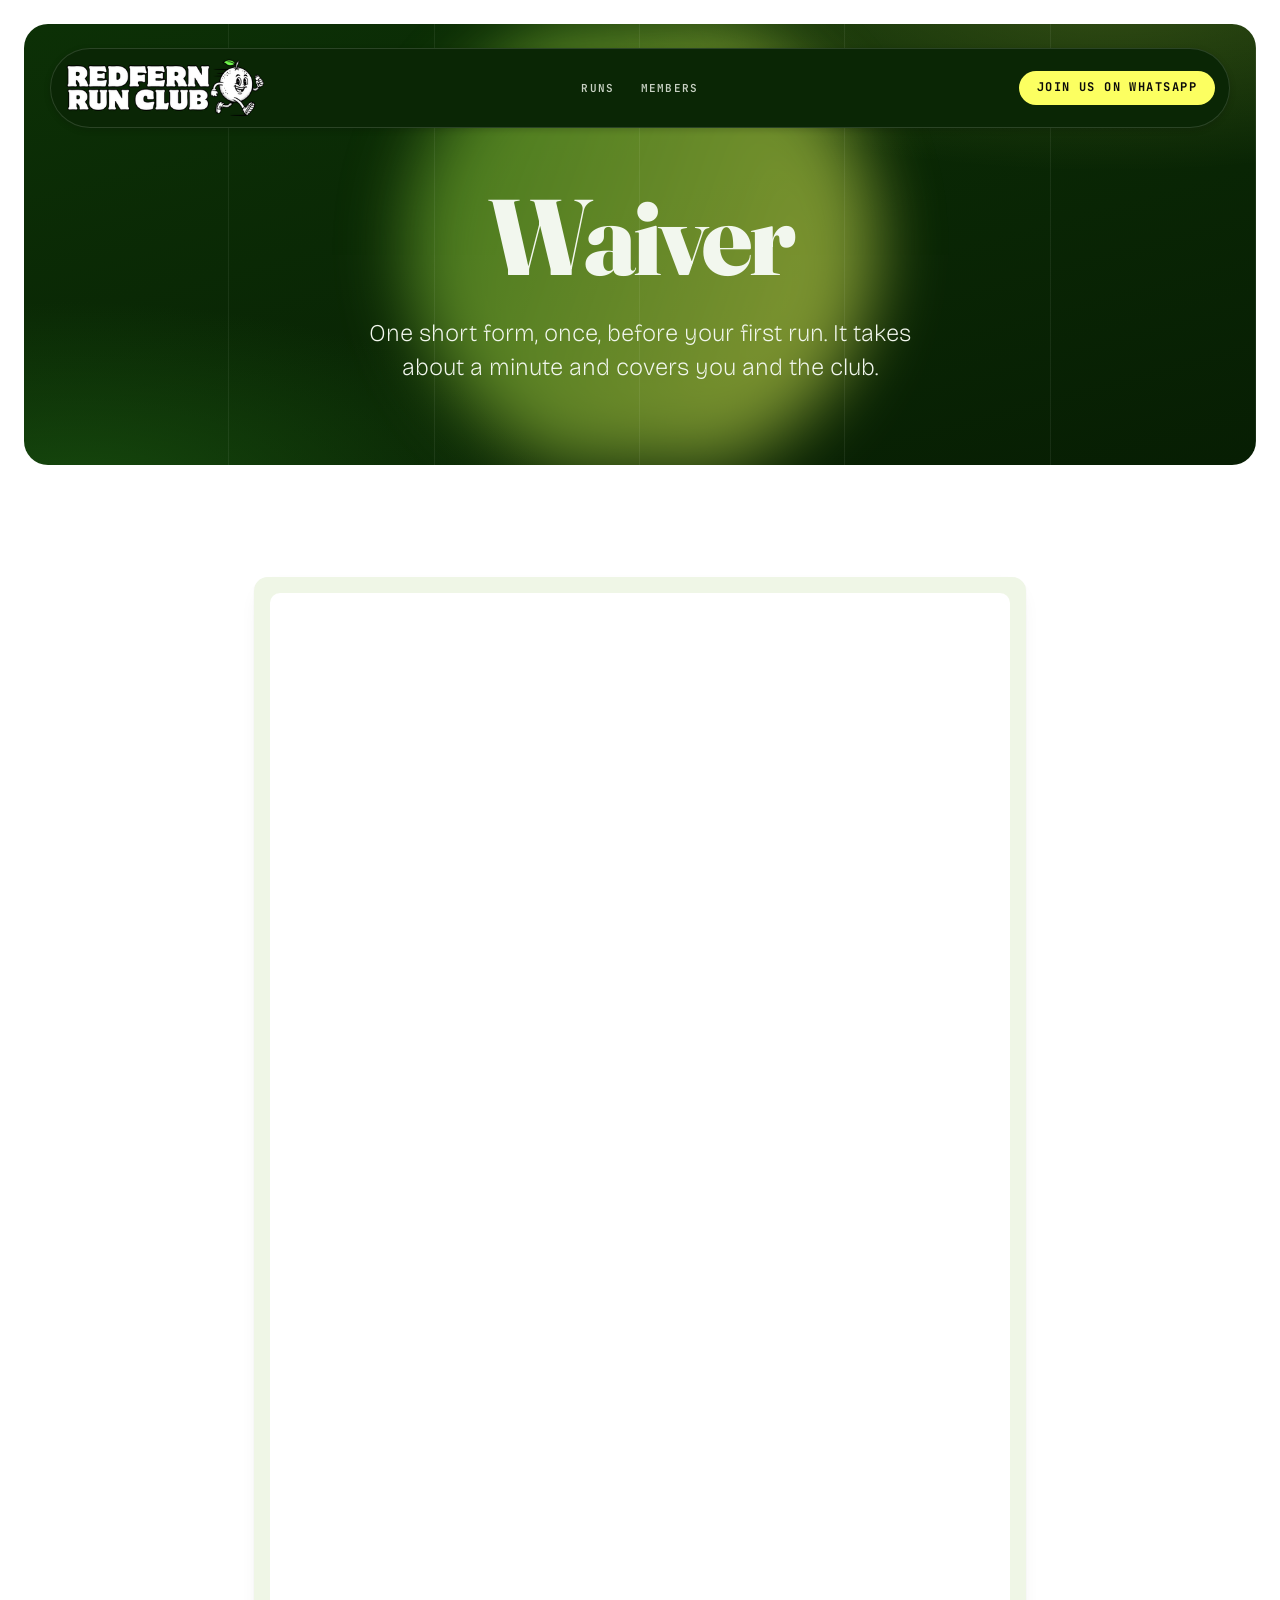
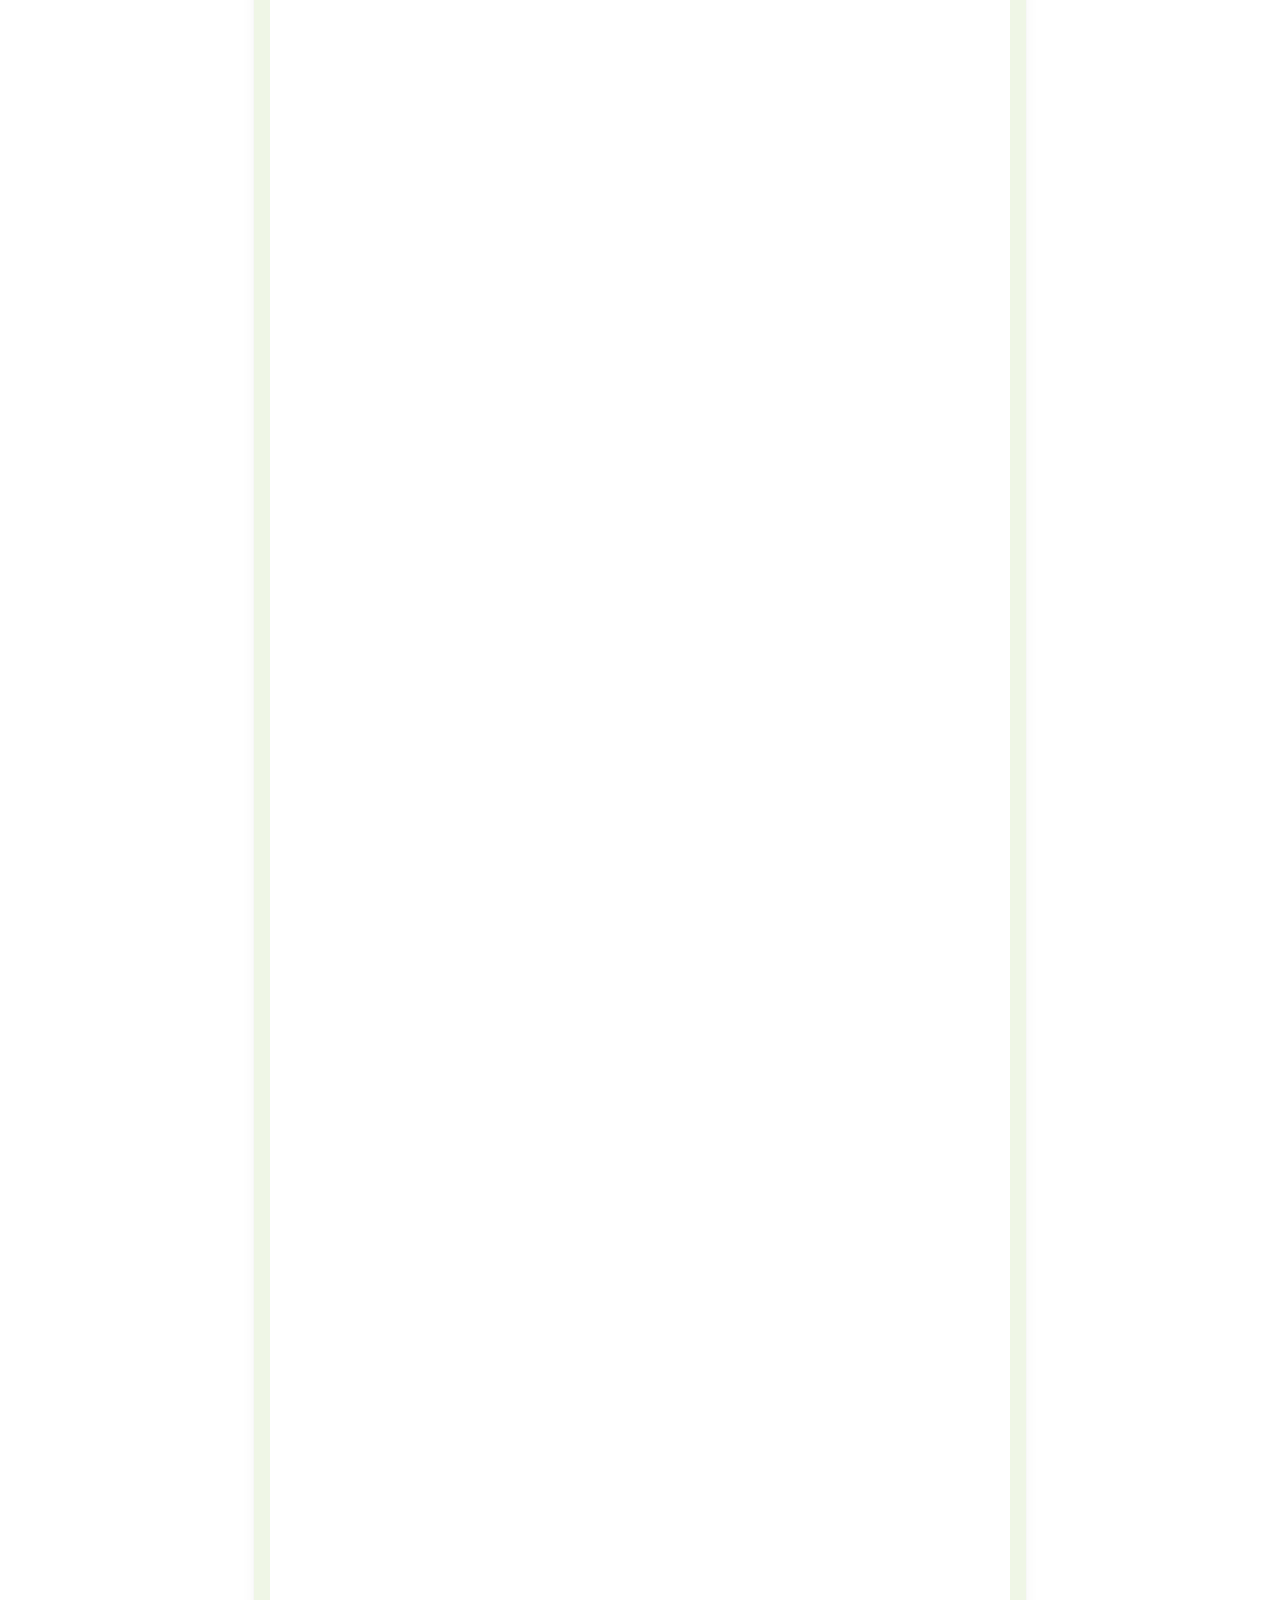
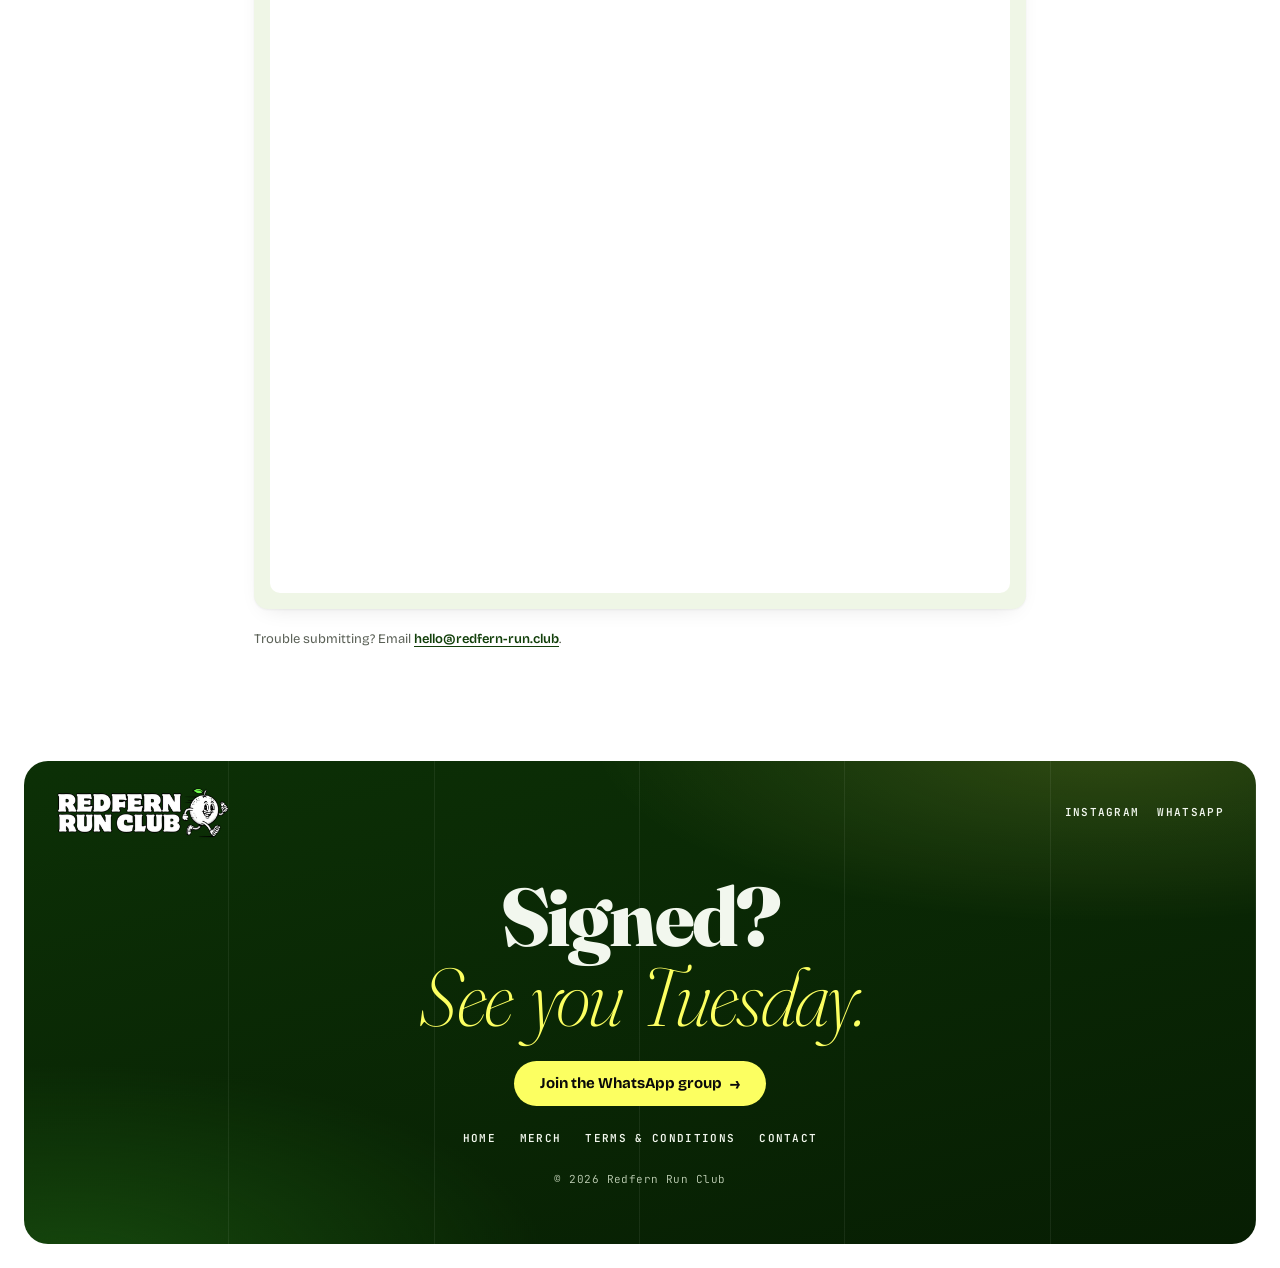
<file: waiver.html>
<!DOCTYPE html>
<html lang="en">
<head>
<meta charset="UTF-8">
<meta name="viewport" content="width=device-width, initial-scale=1.0">
<title>Participant Liability Waiver — Redfern Run Club</title>
<link rel="preconnect" href="https://fonts.googleapis.com">
<link rel="preconnect" href="https://fonts.gstatic.com" crossorigin>
<link href="https://fonts.googleapis.com/css2?family=Bricolage+Grotesque:opsz,wght@12..96,200..800&family=Fraunces:ital,opsz,wght@0,9..144,200..900;1,9..144,200..900&family=JetBrains+Mono:wght@400..800&display=swap" rel="stylesheet">
<link rel="stylesheet" href="styles.css?v=20261034">
<script async src="https://tally.so/widgets/embed.js"></script>
</head>
<body>

<div class="page-shell">

  <section class="frame-dark hero-frame">
    <div class="grid-lines" aria-hidden="true"></div>
    <div class="container">
      <div class="navbar reveal">
        <a href="index.html" class="navbar-logo">
          <img src="assets/logo-wordmark.png" alt="Redfern Run Club" width="305" height="91">
        </a>
        <ul class="navbar-links">
          <li><a href="index.html#runs">Runs</a></li>
          <li><a href="index.html#members">Members</a></li>
          <li hidden><a href="merch.html">Merch</a></li>
        </ul>
        <a class="btn btn-acid btn-uppercase navbar-cta" href="https://chat.whatsapp.com/GxBfN8hElySGo5RtBEkHQK?mode=gi_t" target="_blank" rel="noopener"><span class="cta-full">Join us on WhatsApp</span><span class="cta-short">Join WhatsApp</span></a>
      </div>

      <h1 class="reveal d1">Waiver</h1>
      <p class="lede reveal d2">One short form, once, before your first run. It takes about a minute and covers you and the club.</p>
    </div>
  </section>

  <section class="waiver-body">
    <div class="waiver-card reveal">
      <iframe
        data-tally-src="https://tally.so/r/68Ar55?transparentBackground=1"
        src="https://tally.so/r/68Ar55?transparentBackground=1"
        loading="lazy"
        width="100%"
        height="100%"
        frameborder="0"
        marginheight="0"
        marginwidth="0"
        title="Redfern Run Club Participant Liability Waiver">
      </iframe>
    </div>
    <p class="waiver-note">Trouble submitting? Email <a href="mailto:hello@redfern-run.club">hello@redfern-run.club</a>.</p>
  </section>

  <footer class="frame-dark site-footer">
    <div class="grid-lines" aria-hidden="true"></div>
    <div class="footer-top">
      <a href="index.html" class="navbar-logo">
        <img src="assets/logo-wordmark.png" alt="Redfern Run Club" width="305" height="91">
      </a>
      <div class="footer-socials">
        <a href="https://www.instagram.com/redfern.runclub" target="_blank" rel="noopener">Instagram</a>
        <a href="https://chat.whatsapp.com/GxBfN8hElySGo5RtBEkHQK?mode=gi_t" target="_blank" rel="noopener">WhatsApp</a>
      </div>
    </div>
    <div class="footer-body">
      <h2>Signed?<br><em>See you Tuesday.</em></h2>
      <a class="btn btn-acid btn-lg btn-arrow" href="https://chat.whatsapp.com/GxBfN8hElySGo5RtBEkHQK?mode=gi_t" target="_blank" rel="noopener">Join the WhatsApp group</a>
      <nav class="footer-nav">
        <a href="index.html">Home</a>
        <a href="merch.html">Merch</a>
        <a href="terms-conditions.html">Terms &amp; Conditions</a>
        <a href="mailto:hello@redfern-run.club?subject=Redfern%20Run%20Club">Contact</a>
      </nav>
      <div class="footer-copy">&copy; 2026 Redfern Run Club</div>
    </div>
  </footer>

</div>

<script src="script.js?v=20261034" defer></script>
</body>
</html>
</file>
<file: styles.css>
/* Redfern Run Club — shared styles
   One dominant colour (forest green), one sharp accent (acid yellow).
   Fraunces for display, Bricolage Grotesque for body, JetBrains Mono for labels. */

:root {
  /* colour: forest is the field, acid is the only accent */
  --forest-900: #071e03; --forest-800: #0a2605; --forest-700: #0c3006; --forest-600: #123f0a; --forest-500: #1a5310;
  --acid-500: #fcff61; --acid-400: #fdff8e;
  --paper-000: #ffffff; --paper-100: #eff6e6; --paper-200: #e2ecd5;
  --ink-900: #0a0a0a; --ink-700: #2f2f2f; --ink-500: #5b6157;

  --surface-page: var(--paper-000);
  --surface-dark: var(--forest-700);
  --surface-card: var(--paper-100);
  --surface-card-dark: var(--forest-800);
  --text-on-dark: #f2f7ee;
  --text-on-dark-muted: #c3d3b9;
  --accent-star: var(--forest-600);
  --border-on-dark: color-mix(in srgb, var(--text-on-dark) 14%, transparent);
  --grid-line: color-mix(in srgb, var(--text-on-dark) 7%, transparent);
  --glow-acid: color-mix(in srgb, var(--acid-500) 16%, transparent);
  --glow-forest: color-mix(in srgb, var(--forest-500) 75%, transparent);
  --lane: color-mix(in srgb, var(--acid-500) 20%, transparent);

  /* type */
  --font-display: 'Fraunces', serif;
  --font-body: 'Bricolage Grotesque', sans-serif;
  --font-mono: 'JetBrains Mono', monospace;
  --fs-hero: clamp(52px, 8.4vw, 124px);
  --fs-display-1: clamp(44px, 6.4vw, 92px);
  --fs-display-2: clamp(38px, 5.2vw, 72px);
  --fs-display-3: clamp(28px, 3vw, 40px);
  --fs-display-4: clamp(26px, 2.6vw, 38px);
  --fs-stat: clamp(48px, 6vw, 92px);
  --fs-lede: clamp(18px, 2vw, 24px);
  --fs-body-lg: 17px; --fs-body: 15px; --fs-body-sm: 13px; --fs-label: 12px; --fs-micro: 11px;
  --ls-display: -0.035em; --ls-mono: 0.12em;

  /* spacing */
  --sp-1: 4px; --sp-2: 8px; --sp-3: 12px; --sp-4: 16px; --sp-5: 20px; --sp-6: 24px;
  --sp-8: 32px; --sp-10: 40px; --sp-12: 48px; --sp-16: 64px; --sp-20: 80px; --sp-24: 96px;
  --gutter: 24px; --container: 1180px; --section-y: 88px; --card-pad: 20px; --page-inset: 24px;

  /* shape */
  --r-xs: 6px; --r-sm: 10px; --r-md: 14px; --r-pill: 999px; --r-frame: 24px;
  --shadow-card: 0 1px 2px color-mix(in srgb, var(--ink-900) 5%, transparent), 0 8px 24px -12px color-mix(in srgb, var(--ink-900) 14%, transparent);
  --shadow-pill: 0 2px 6px color-mix(in srgb, var(--ink-900) 18%, transparent);
  --ease-out: cubic-bezier(.22,.68,.36,1);
  --dur-fast: 120ms;
}

* { box-sizing: border-box; }
html { scroll-behavior: smooth; }

body {
  margin: 0;
  background: var(--surface-page);
  color: var(--ink-700);
  font-family: var(--font-body);
  font-weight: 300;
  font-size: var(--fs-body);
  line-height: 1.55;
  -webkit-font-smoothing: antialiased;
  overflow-x: hidden;
}

h1, h2, h3, h4 {
  font-family: var(--font-display);
  font-weight: 800;
  letter-spacing: var(--ls-display);
  word-spacing: 0.08em;
  line-height: 0.98;
  color: var(--ink-900);
  margin: 0;
}
h1 em, h2 em, h3 em { font-style: italic; font-weight: 200; }
strong { font-weight: 800; }

p { margin: 0; }
a { color: inherit; text-decoration: none; }
img { max-width: 100%; display: block; }
::selection { background: var(--acid-500); color: var(--ink-900); }

/* ---------- layout shell ---------- */

.page-shell {
  overflow-x: clip;
  padding: var(--page-inset);
  display: flex;
  flex-direction: column;
  gap: var(--page-inset);
}

.container {
  max-width: var(--container);
  margin: 0 auto;
  width: 100%;
  padding-left: var(--gutter);
  padding-right: var(--gutter);
}

.section-pad { padding-top: var(--section-y); padding-bottom: var(--section-y); }
.section-pad-bottom { padding-bottom: var(--section-y); }

/* dark frames: layered glow over a gradient field, with grid lines on top */
.frame-dark {
  position: relative;
  overflow: hidden;
  background:
    radial-gradient(60% 55% at 88% -5%, var(--glow-acid), transparent 70%),
    radial-gradient(55% 60% at 4% 105%, var(--glow-forest), transparent 70%),
    linear-gradient(165deg, var(--forest-700), var(--forest-900));
  border-radius: var(--r-frame);
  padding: var(--page-inset);
  color: var(--text-on-dark);
}

.frame-dark .container { padding-left: 0; padding-right: 0; }
.frame-dark > *:not(.grid-lines):not(.track-art):not(.flow-canvas) { position: relative; }
.frame-dark h1, .frame-dark h2 { color: var(--text-on-dark); }
.frame-dark h1 em, .frame-dark h2 em { color: var(--acid-500); }

.grid-lines {
  position: absolute;
  inset: 0;
  pointer-events: none;
  background-image: repeating-linear-gradient(
    to right, transparent 0, transparent calc(100%/6 - 1px),
    var(--grid-line) calc(100%/6 - 1px), var(--grid-line) calc(100%/6)
  );
}

/* cursor-following ribbon, drawn small and blurred up into a soft glow (see script.js) */
.flow-canvas {
  position: absolute;
  inset: 0;
  width: 100%;
  height: 100%;
  opacity: 0.55;
  filter: blur(34px);
  pointer-events: none;
}

/* running track lanes bleeding off the corner of the hero */
.track-art {
  position: absolute;
  top: -150px;
  right: -340px;
  width: 1200px;
  max-width: none;
  height: auto;
  transform: rotate(-12deg);
  pointer-events: none;
}
.track-art rect { fill: none; stroke: var(--lane); stroke-width: 1.5; }

.eyebrow {
  margin: 56px auto 0;
  text-align: center;
  font-family: var(--font-mono);
  font-weight: 700;
  font-size: var(--fs-label);
  letter-spacing: var(--ls-mono);
  text-transform: uppercase;
  color: var(--acid-500);
}
.hero-frame .eyebrow + h1 { margin-top: 18px; }

/* race tape strip */
.tape {
  overflow: hidden;
  margin: 14px -40px;
  background: #fff;
  color: #000;
  border-block: 2px solid #000;
  transform: rotate(-1.2deg);
}
.tape-track { display: flex; width: max-content; animation: tape 45s linear infinite; }
.tape-track span {
  flex: none;
  padding: 14px 0;
  font-family: var(--font-mono);
  font-weight: 800;
  font-size: 13px;
  letter-spacing: 0.14em;
  text-transform: uppercase;
  white-space: nowrap;
}
@keyframes tape { to { transform: translateX(-50%); } }

/* ---------- buttons ---------- */

.btn {
  display: inline-flex;
  align-items: center;
  gap: 8px;
  border: none;
  border-radius: var(--r-pill);
  cursor: pointer;
  padding: 10px 18px;
  font-family: var(--font-body);
  font-weight: 700;
  font-size: var(--fs-body-sm);
  line-height: 1.1;
  white-space: nowrap;
  transition: background var(--dur-fast) var(--ease-out), transform var(--dur-fast) var(--ease-out);
}
.btn:active { transform: scale(.97); }
.btn-arrow::after { content: "→"; font-size: 1.05em; line-height: 1; }

.btn-ink { background: var(--ink-900); color: var(--paper-000); }
.btn-ink:hover { background: var(--ink-700); }
.btn-light { background: var(--paper-000); color: var(--ink-900); }
.btn-light:hover { background: var(--paper-100); }
.btn-acid { background: var(--acid-500); color: var(--ink-900); }
.btn-acid:hover { background: var(--acid-400); }

.btn-lg { padding: 14px 26px; font-size: var(--fs-body); }
.btn-sm { padding: 7px 14px; font-size: var(--fs-micro); }
.btn-uppercase {
  font-family: var(--font-mono);
  font-weight: 700;
  font-size: var(--fs-label);
  letter-spacing: var(--ls-mono);
  text-transform: uppercase;
}

/* ---------- navbar ---------- */

.navbar {
  display: grid;
  grid-template-columns: 1fr auto 1fr;
  align-items: center;
  gap: 28px;
  padding: 9px 14px;
  background: var(--forest-800);
  border: 1px solid var(--border-on-dark);
  border-radius: var(--r-pill);
  box-shadow: var(--shadow-pill);
}

.navbar-logo { display: flex; align-items: center; flex-shrink: 0; }
.navbar-logo img { height: 60px; width: auto; }
.navbar-cta .cta-short { display: none; }

.navbar-links {
  display: flex;
  gap: 26px;
  list-style: none;
  margin: 0;
  padding: 0;
}
.navbar-links a {
  font-family: var(--font-mono);
  font-weight: 600;
  font-size: var(--fs-micro);
  letter-spacing: var(--ls-mono);
  text-transform: uppercase;
  color: var(--text-on-dark);
  opacity: .82;
}
.navbar-links a:hover { opacity: 1; color: var(--acid-500); }

.navbar-links { justify-self: center; }
.navbar-cta { justify-self: end; flex: 0 0 auto; }

/* ---------- section header ---------- */

.section-header {
  display: flex;
  flex-direction: column;
  align-items: center;
  text-align: center;
  gap: 16px;
}
.section-header h2 { font-size: var(--fs-display-2); max-width: 900px; }

/* ---------- hero ---------- */

.hero-frame { padding-bottom: var(--sp-20); }

.hero-frame h1 {
  margin: 56px auto 0;
  max-width: 1100px;
  text-align: center;
  font-size: var(--fs-hero);
}
.hero-frame .lede {
  margin: 28px auto 0;
  text-align: center;
  max-width: 560px;
  font-weight: 200;
  font-size: var(--fs-lede);
  line-height: 1.4;
  color: var(--text-on-dark);
}

.hero-actions {
  display: flex;
  flex-direction: column;
  align-items: center;
  gap: var(--sp-4);
  margin-top: var(--sp-8);
}
.hero-actions .ig-link {
  font-family: var(--font-mono);
  font-size: var(--fs-label);
  letter-spacing: 0.04em;
  color: var(--text-on-dark-muted);
  border-bottom: 1px solid var(--border-on-dark);
  padding-bottom: 2px;
}
.hero-actions .ig-link:hover { color: var(--text-on-dark); }

.hero-facts {
  display: flex;
  flex-wrap: wrap;
  justify-content: center;
  gap: 64px;
  margin: var(--sp-10) 0 var(--sp-8);
  text-align: center;
}
.hero-facts > div { max-width: 200px; }
.hero-facts .fact-label {
  font-family: var(--font-mono);
  font-weight: 800;
  font-size: var(--fs-label);
  letter-spacing: var(--ls-mono);
  text-transform: uppercase;
  color: var(--acid-500);
}
.hero-facts .fact-lines { margin-top: 10px; font-size: var(--fs-body); font-weight: 400; color: var(--text-on-dark); }

.hero-stats {
  display: grid;
  grid-template-columns: repeat(auto-fit, minmax(180px, 1fr));
  gap: var(--sp-4);
  margin-top: var(--sp-10);
}

/* ---------- stat card ---------- */

.stat-card {
  display: flex;
  flex-direction: column;
  gap: 10px;
  align-items: center;
  justify-content: flex-end;
  padding: 28px 20px 22px;
  min-height: 190px;
  background: var(--surface-card-dark);
  border: 1px solid var(--border-on-dark);
  border-radius: var(--r-md);
  text-align: center;
}
.stat-value {
  font-family: var(--font-display);
  font-weight: 800;
  font-size: var(--fs-stat);
  line-height: .9;
  letter-spacing: var(--ls-display);
  color: var(--acid-500);
}
.stat-caption {
  font-family: var(--font-mono);
  font-weight: 500;
  font-size: var(--fs-micro);
  letter-spacing: 0.06em;
  text-transform: uppercase;
  line-height: 1.5;
  color: var(--text-on-dark-muted);
  max-width: 170px;
}

/* ---------- gallery ---------- */

/* Instagram feed sits in a white card inside a dark frame */
.feed-frame { padding: clamp(14px, 3vw, 40px); }

.ig-embed {
  min-height: 360px;
  max-width: 1090px;
  margin: 0 auto;
  border-radius: var(--r-md);
  background: #fff;
  overflow: hidden;
  padding: 12px 0;
}

/* ---------- run details ---------- */

.program-grid {
  display: grid;
  grid-template-columns: repeat(auto-fit, minmax(280px, 1fr));
  gap: var(--sp-6);
  margin-top: var(--sp-10);
}

/* run cards styled as race bibs: pin holes, perforation, big distance */
.program-card {
  position: relative;
  display: flex;
  flex-direction: column;
  gap: 14px;
  padding: 28px var(--card-pad) var(--card-pad);
  border-radius: var(--r-sm);
  box-shadow: var(--shadow-card);
  color: var(--ink-900);
}
.program-card::before {
  content: "";
  position: absolute;
  inset: 10px;
  pointer-events: none;
  background:
    radial-gradient(circle, var(--paper-000) 0 4px, color-mix(in srgb, var(--ink-900) 28%, transparent) 4px 5px, transparent 5px) 0 0 / 12px 12px no-repeat,
    radial-gradient(circle, var(--paper-000) 0 4px, color-mix(in srgb, var(--ink-900) 28%, transparent) 4px 5px, transparent 5px) 100% 0 / 12px 12px no-repeat,
    radial-gradient(circle, var(--paper-000) 0 4px, color-mix(in srgb, var(--ink-900) 28%, transparent) 4px 5px, transparent 5px) 0 100% / 12px 12px no-repeat,
    radial-gradient(circle, var(--paper-000) 0 4px, color-mix(in srgb, var(--ink-900) 28%, transparent) 4px 5px, transparent 5px) 100% 100% / 12px 12px no-repeat;
}
.program-card--acid { background: var(--acid-500); }
.program-card--forest { background: var(--forest-700); color: var(--text-on-dark); }
.program-card.program-card--forest h3 { color: var(--text-on-dark); }
.program-card.program-card--forest p { color: var(--text-on-dark-muted); }
.program-card.program-card--forest .program-card-badge,
.program-card.program-card--forest .bib-number { color: var(--acid-500); }

.bib-head {
  display: flex;
  align-items: flex-start;
  justify-content: space-between;
  gap: var(--sp-4);
  padding-bottom: 14px;
  border-bottom: 2px dashed color-mix(in srgb, currentColor 35%, transparent);
}
.program-card-badge {
  font-family: var(--font-mono);
  font-weight: 800;
  font-size: 18px;
  letter-spacing: var(--ls-mono);
  text-transform: uppercase;
  color: var(--ink-900);
}
.bib-number {
  font-family: var(--font-display);
  font-weight: 800;
  font-size: clamp(88px, 9vw, 132px);
  line-height: 0.78;
  letter-spacing: -0.05em;
  color: var(--ink-900);
}
.bib-number span {
  margin-left: 6px;
  font-family: var(--font-mono);
  font-size: 14px;
  letter-spacing: var(--ls-mono);
  text-transform: uppercase;
}
.program-card h3 { font-size: var(--fs-display-3); }
.program-card p { font-size: var(--fs-body-sm); font-weight: 400; color: var(--ink-700); }

.perk-grid {
  display: grid;
  grid-template-columns: repeat(auto-fit, minmax(230px, 1fr));
  gap: var(--sp-4);
  margin-top: var(--sp-6);
}
.perk-card {
  padding: var(--card-pad);
  background: var(--surface-card);
  border-radius: var(--r-md);
  box-shadow: var(--shadow-card);
}
.perk-card h3 { font-size: var(--fs-display-4); }
.perk-card p { margin-top: var(--sp-3); font-size: var(--fs-body-sm); font-weight: 400; color: var(--ink-700); }

/* ---------- community cta ---------- */

.cta-frame { padding: var(--sp-20) var(--page-inset); }
.cta-frame .inner {
  max-width: 880px;
  margin: 0 auto;
  text-align: center;
  display: flex;
  flex-direction: column;
  align-items: center;
  gap: var(--sp-6);
}
.cta-frame h2 { font-size: var(--fs-display-1); }
.cta-frame p { max-width: 480px; font-weight: 200; font-size: var(--fs-lede); line-height: 1.4; color: var(--text-on-dark-muted); }

/* ---------- testimonials ---------- */

.testimonial-grid {
  display: grid;
  grid-template-columns: repeat(auto-fit, minmax(260px, 1fr));
  gap: var(--sp-6);
  margin-top: var(--sp-10);
}
.testimonial-card {
  display: flex;
  flex-direction: column;
  align-items: center;
  gap: 14px;
  text-align: center;
  padding: 26px 22px 22px;
  background: var(--surface-card);
  border-radius: var(--r-md);
  box-shadow: var(--shadow-card);
}
.star-rating { display: flex; gap: 5px; }
.star-rating span { font-size: 15px; line-height: 1; color: var(--accent-star); }
.testimonial-card h3 { font-size: var(--fs-display-4); max-width: 280px; }
.testimonial-card p { font-size: var(--fs-body-sm); font-weight: 400; color: var(--ink-700); max-width: 250px; }
.testimonial-name {
  font-family: var(--font-mono);
  font-weight: 800;
  font-size: var(--fs-micro);
  letter-spacing: var(--ls-mono);
  text-transform: uppercase;
  color: var(--ink-900);
}

/* ---------- faq ---------- */

.faq-list {
  max-width: 820px;
  margin: var(--sp-10) auto 0;
  display: grid;
  gap: var(--sp-3);
}
.faq-item {
  background: var(--surface-card);
  border-radius: var(--r-md);
  box-shadow: var(--shadow-card);
}
.faq-item summary {
  display: flex;
  align-items: center;
  justify-content: space-between;
  gap: var(--sp-4);
  padding: 22px 24px;
  cursor: pointer;
  list-style: none;
  font-family: var(--font-display);
  font-weight: 800;
  font-size: clamp(20px, 2.2vw, 28px);
  letter-spacing: var(--ls-display);
  line-height: 1.1;
  color: var(--ink-900);
}
.faq-item summary::-webkit-details-marker { display: none; }
.faq-item summary::after {
  content: "+";
  flex: none;
  font-family: var(--font-mono);
  font-weight: 400;
  font-size: 28px;
  line-height: 1;
}
.faq-item[open] summary::after { content: "\2212"; }
.faq-item summary:focus-visible { outline: 3px solid var(--forest-600); outline-offset: -3px; border-radius: var(--r-md); }
.faq-item p { padding: 0 24px 24px; max-width: 62ch; font-size: var(--fs-body); font-weight: 400; color: var(--ink-700); }
.faq-item a { color: var(--forest-600); font-weight: 600; text-decoration: underline; text-underline-offset: 3px; }

/* ---------- merch teaser / grid ---------- */

.merch-teaser {
  display: grid;
  grid-template-columns: repeat(auto-fit, minmax(min(300px, 100%), 1fr));
  gap: var(--sp-10);
  align-items: center;
  padding: var(--sp-10);
  background: var(--surface-card);
  border-radius: var(--r-md);
}
.merch-teaser-copy { display: flex; flex-direction: column; gap: var(--sp-4); align-items: flex-start; }
.merch-teaser-copy h2 { font-size: var(--fs-display-2); }
.merch-teaser-copy p { max-width: 380px; font-size: var(--fs-body-sm); font-weight: 400; color: var(--ink-700); }
.merch-teaser-tiles { display: grid; grid-template-columns: 1fr 1fr; gap: var(--sp-4); }

.tone-acid { background: var(--acid-500); color: var(--ink-900); }
.tone-forest { background: var(--forest-700); color: var(--acid-500); }
.tone-paper { background: var(--paper-200); color: var(--ink-900); }

.merch-tile {
  position: relative;
  overflow: hidden;
  aspect-ratio: 1 / 1.05;
  border-radius: var(--r-sm);
  display: flex;
  align-items: flex-end;
  padding: var(--sp-4);
  font-family: var(--font-display);
  font-weight: 800;
  font-size: var(--fs-display-4);
  letter-spacing: var(--ls-display);
}
.merch-tile img {
  position: absolute;
  inset: 0;
  width: 100%;
  height: 100%;
  object-fit: cover;
}
.merch-tile span {
  position: relative;
  z-index: 1;
  padding: 4px 10px;
  border-radius: var(--r-xs);
  background: var(--paper-000);
  color: var(--ink-900);
}

.product-grid {
  display: grid;
  grid-template-columns: repeat(auto-fill, minmax(260px, 1fr));
  gap: var(--sp-6);
}
.product-card {
  display: flex;
  flex-direction: column;
  gap: var(--sp-4);
  padding: var(--card-pad);
  background: var(--surface-card);
  border-radius: var(--r-md);
  box-shadow: var(--shadow-card);
}
.product-media {
  position: relative;
  aspect-ratio: 1 / 1.05;
  border-radius: var(--r-sm);
  display: flex;
  flex-direction: column;
  justify-content: space-between;
  padding: var(--sp-4);
}
.product-tag {
  align-self: flex-start;
  padding: 5px 10px;
  border-radius: var(--r-xs);
  background: var(--paper-000);
  font-family: var(--font-mono);
  font-weight: 800;
  font-size: var(--fs-micro);
  letter-spacing: var(--ls-mono);
  text-transform: uppercase;
  color: var(--ink-900);
}
.product-media .product-name {
  font-family: var(--font-display);
  font-weight: 800;
  font-size: var(--fs-display-3);
  letter-spacing: var(--ls-display);
  line-height: 0.98;
}
.tee-carousel { background: var(--paper-200); overflow: hidden; }
.tee-carousel .product-tag { position: absolute; top: var(--sp-3); left: var(--sp-3); z-index: 2; }
.tee-carousel img {
  position: absolute;
  inset: 0;
  width: 100%;
  height: 100%;
  object-fit: cover;
  z-index: 1;
  opacity: 0;
  animation-duration: 8s;
  animation-iteration-count: infinite;
  animation-timing-function: steps(1, end);
}
.tee-carousel img:nth-child(2) { animation-name: tee-rotate-1; }
.tee-carousel img:nth-child(3) { animation-name: tee-rotate-2; }
.tee-carousel img:nth-child(4) { animation-name: tee-rotate-3; }
.tee-carousel img:nth-child(5) { animation-name: tee-rotate-4; }
@keyframes tee-rotate-1 { 0% { opacity: 1; } 25% { opacity: 0; } 100% { opacity: 0; } }
@keyframes tee-rotate-2 { 0% { opacity: 0; } 25% { opacity: 1; } 50% { opacity: 0; } 100% { opacity: 0; } }
@keyframes tee-rotate-3 { 0% { opacity: 0; } 50% { opacity: 1; } 75% { opacity: 0; } 100% { opacity: 0; } }
@keyframes tee-rotate-4 { 0% { opacity: 0; } 75% { opacity: 1; } 100% { opacity: 0; } }

.product-price {
  font-family: var(--font-mono);
  font-weight: 800;
  font-size: var(--fs-label);
  letter-spacing: 0.06em;
  color: var(--ink-900);
}
.product-card p.product-desc { font-size: var(--fs-body-sm); font-weight: 400; color: var(--ink-700); flex: 1; }

/* ---------- footer ---------- */

.site-footer { padding: 26px 32px 44px; }
.footer-top {
  display: flex;
  align-items: center;
  justify-content: space-between;
  gap: var(--sp-4);
  flex-wrap: wrap;
}
.footer-top .navbar-logo img { height: 52px; }
.footer-socials { display: flex; gap: 18px; }
.footer-socials a {
  font-family: var(--font-mono);
  font-weight: 600;
  font-size: var(--fs-micro);
  letter-spacing: var(--ls-mono);
  text-transform: uppercase;
  color: var(--text-on-dark);
}
.footer-socials a:hover { color: var(--acid-500); }

.footer-body {
  text-align: center;
  padding: 38px 0 12px;
  display: flex;
  flex-direction: column;
  align-items: center;
  gap: var(--sp-6);
}
.footer-body h2 { font-size: var(--fs-display-1); }

.footer-nav {
  display: flex;
  flex-wrap: wrap;
  gap: var(--sp-6);
  justify-content: center;
  font-family: var(--font-mono);
  font-weight: 600;
  font-size: var(--fs-micro);
  letter-spacing: var(--ls-mono);
  text-transform: uppercase;
}
.footer-nav a { color: var(--text-on-dark); }
.footer-nav a:hover { color: var(--acid-500); }
.footer-copy { font-family: var(--font-mono); font-size: var(--fs-micro); letter-spacing: 0.04em; color: var(--text-on-dark-muted); }

/* ---------- legal pages ---------- */

.legal-hero h1 { font-size: var(--fs-display-1); }
.legal-hero .lede { font-size: var(--fs-body-lg); }

.legal-body {
  max-width: 760px;
  margin: 0 auto;
  padding: var(--section-y) var(--gutter);
  width: 100%;
  display: grid;
  gap: var(--sp-12);
}
.legal-clause h2 { font-size: var(--fs-display-3); }
.legal-clause p { margin-top: var(--sp-4); font-size: var(--fs-body-lg); color: var(--ink-700); }
.legal-body > p { font-size: var(--fs-body-lg); color: var(--ink-700); }
.legal-body a, .waiver-note a { color: var(--forest-600); font-weight: 600; text-decoration: underline; text-underline-offset: 3px; }

.waiver-body {
  max-width: 820px;
  margin: 0 auto;
  padding: var(--section-y) var(--gutter);
  width: 100%;
}
.waiver-card {
  padding: var(--sp-4);
  background: var(--surface-card);
  border-radius: var(--r-md);
  box-shadow: var(--shadow-card);
}
.waiver-card iframe {
  display: block;
  width: 100%;
  min-height: 3200px;
  border: 0;
  border-radius: var(--r-sm);
  background: var(--paper-000);
}
.waiver-note { margin-top: var(--sp-5); font-size: var(--fs-body-sm); font-weight: 400; color: var(--ink-500); }

/* ---------- page-load reveal: one staggered rise, hero only ---------- */

@keyframes rise {
  from { opacity: 0; transform: translateY(28px); filter: blur(6px); }
  to { opacity: 1; transform: none; filter: none; }
}
.hero-frame .reveal { animation: rise 1000ms var(--ease-out) both; }
.hero-frame .reveal.d1 { animation-delay: 120ms; }
.hero-frame .reveal.d2 { animation-delay: 240ms; }
.hero-frame .reveal.d3 { animation-delay: 360ms; }
.hero-frame .reveal.d4 { animation-delay: 480ms; }
.hero-frame .reveal.d5 { animation-delay: 600ms; }
.hero-frame .reveal.d6 { animation-delay: 720ms; }

@media (min-width: 721px) {
  .program-card--acid { transform: rotate(-1deg); }
  .program-card--forest { transform: rotate(1deg); }
}

@media (prefers-reduced-motion: reduce) {
  .tape-track { animation: none; }
  .flow-canvas { display: none; }
  .hero-frame .reveal { animation: none; }
  .tee-carousel img { animation: none; opacity: 0; }
  .tee-carousel img:nth-child(2) { opacity: 1; }
}

/* ---------- responsive ---------- */

@media (max-width: 720px) {
  .navbar-links { display: none; }
  .navbar { display: flex; padding: 8px 8px 8px 16px; gap: 12px; }
  .navbar-cta { margin-left: auto; }
  .navbar-logo img { height: 34px; }
  .navbar-cta { padding: 8px 14px; font-size: var(--fs-micro); }
  .stat-card { min-height: 120px; padding: 18px 16px 14px; }
  .merch-tile { font-size: 18px; padding: 12px; }
  .hero-frame h1 { margin-top: 40px; }
}

@media (max-width: 640px) {
  .hero-facts { gap: 32px; }
  .legal-body { gap: var(--sp-10); }
}

@media (max-width: 400px) {
  .navbar-cta .cta-full { display: none; }
  .navbar-cta .cta-short { display: inline; }
}
</file>
